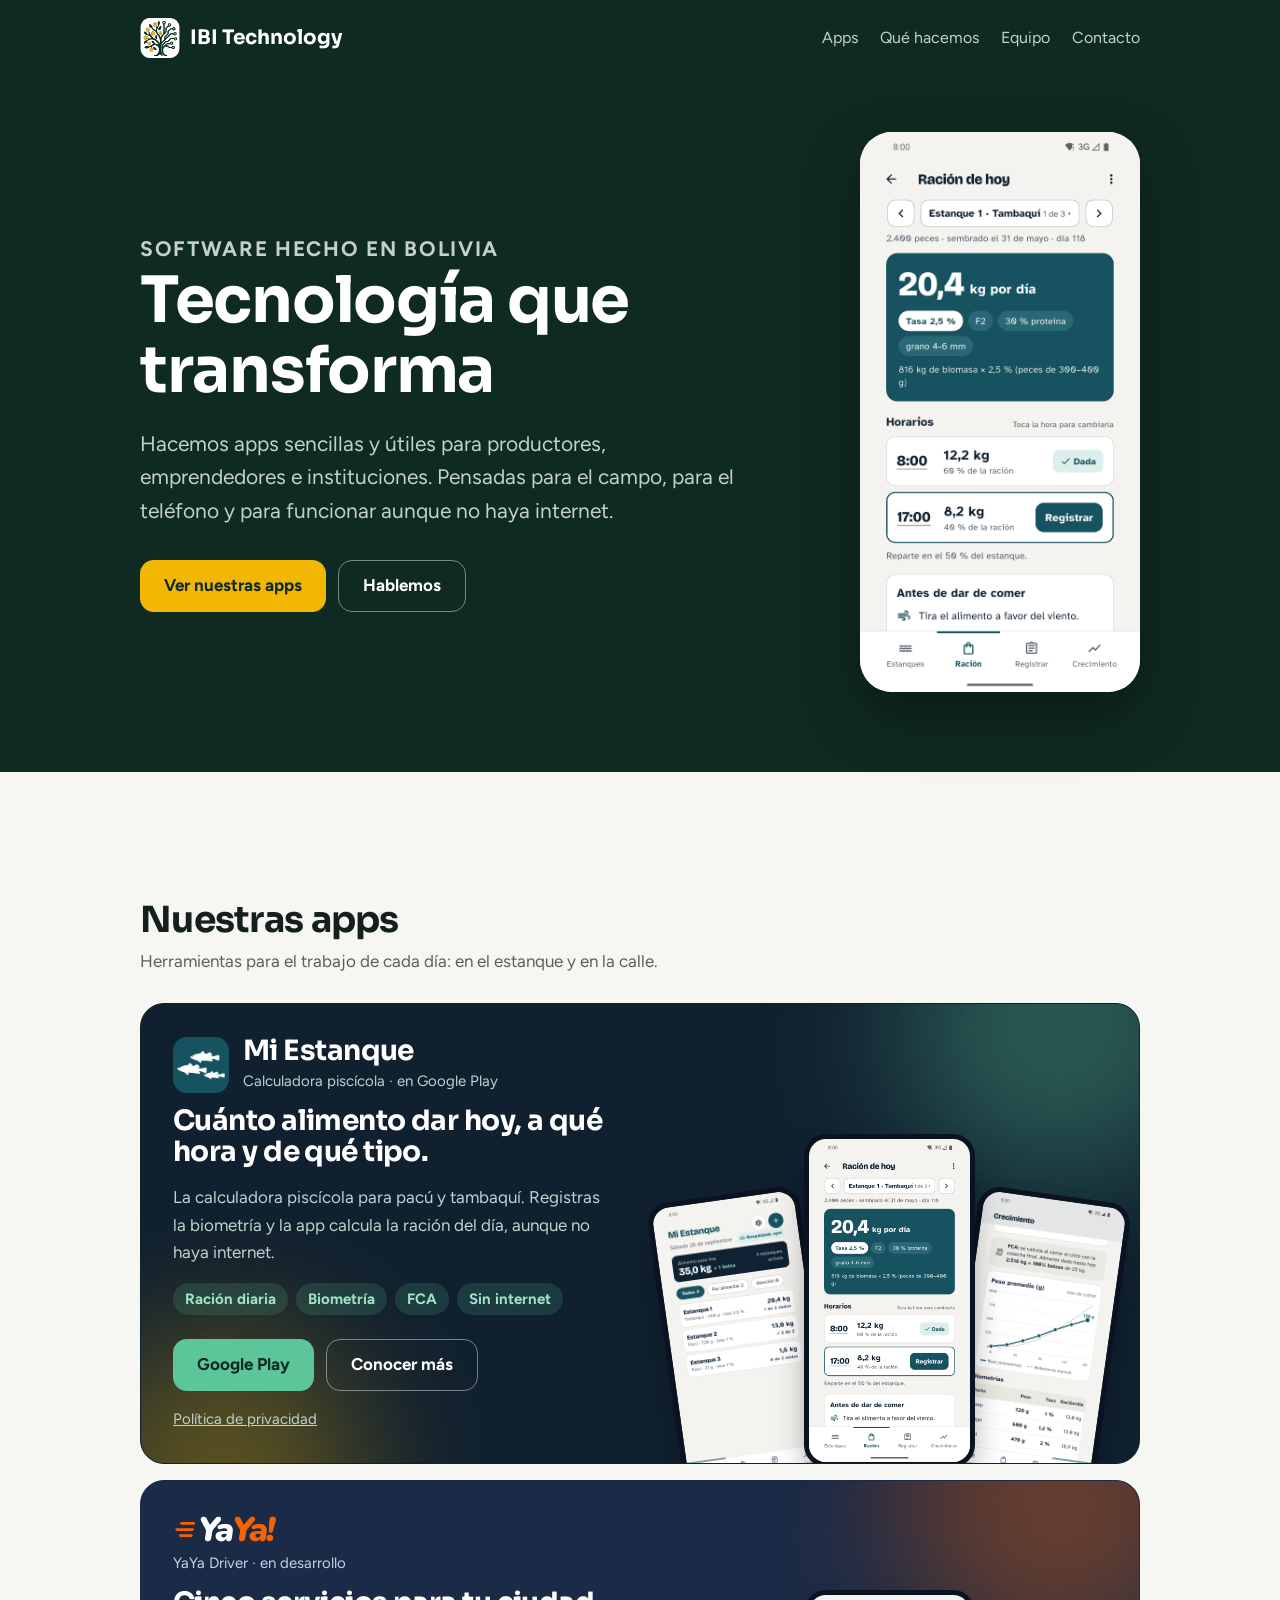
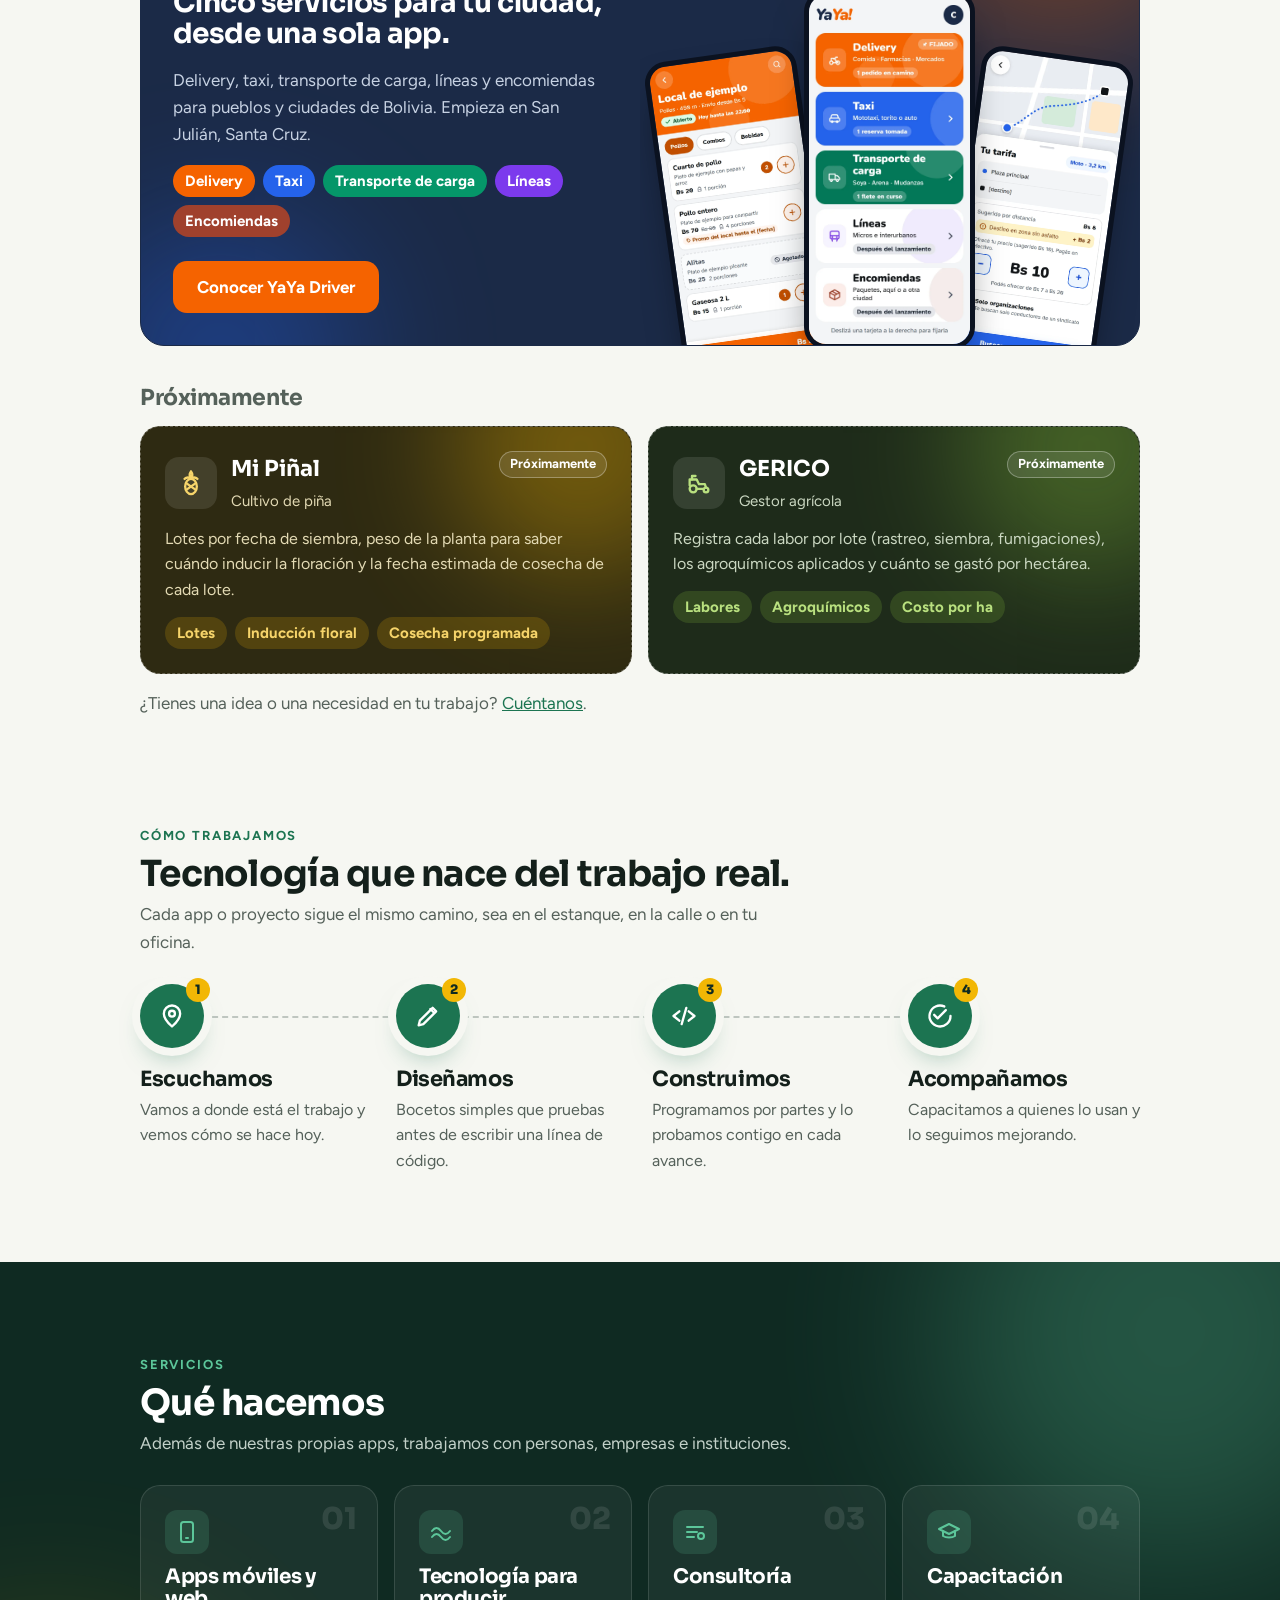
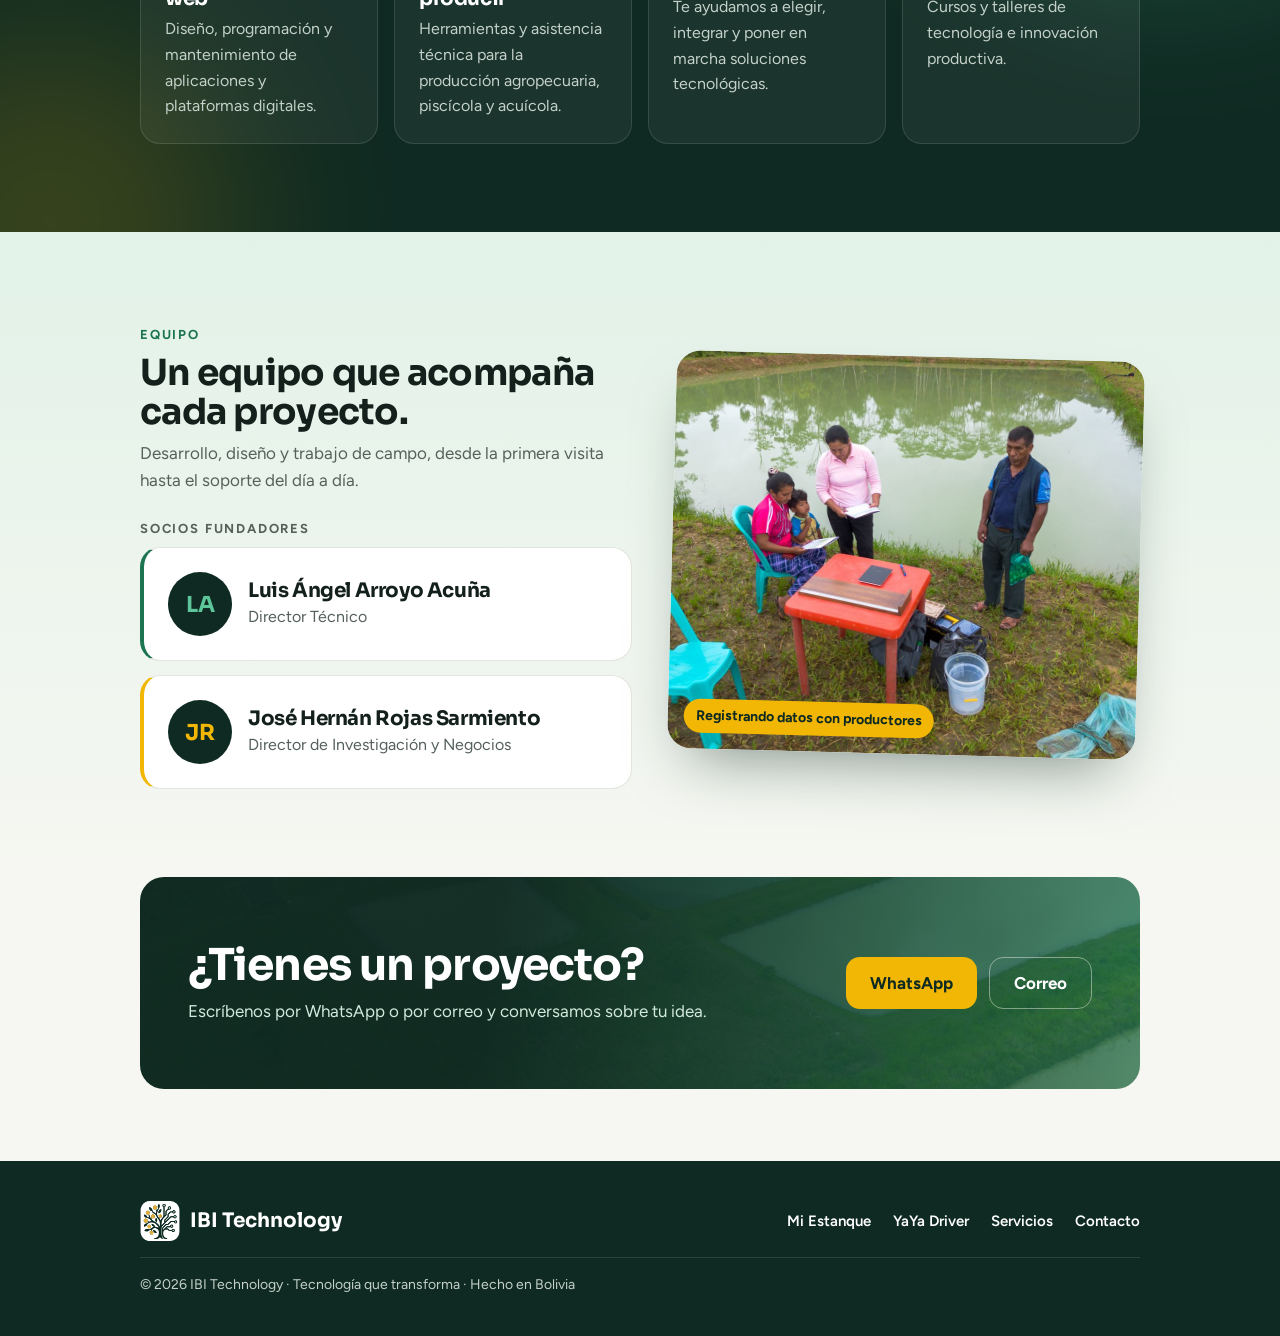
<file: index.html>
<!doctype html>
<html lang="es">
<head>
<meta charset="utf-8">
<meta name="viewport" content="width=device-width, initial-scale=1">
<title>IBI Technology</title>
<meta name="description" content="IBI Technology: software y apps hechas en Bolivia para el trabajo de todos los días. Creadores de Mi Estanque, la calculadora piscícola para pacú y tambaquí, y de YaYa Driver: delivery, taxi y carga en una sola app.">
<link rel="icon" href="favicon.svg" type="image/svg+xml">
<link rel="preconnect" href="https://fonts.googleapis.com">
<link rel="preconnect" href="https://fonts.gstatic.com" crossorigin>
<link rel="stylesheet" href="https://fonts.googleapis.com/css2?family=Nunito:ital,wght@1,900&family=Sora:wght@600;700&family=Figtree:wght@400;600;700&family=JetBrains+Mono:wght@500&display=swap">
<link rel="stylesheet" href="estilos.css">
</head>
<body>

<header class="topbar">
  <div class="wrap">
    <a class="brand" href="/"><img class="brand-mark" src="/marca/IBI-icono-invertido.svg" alt="" width="512" height="512">IBI Technology</a>
    <nav class="nav">
      <a href="#apps">Apps</a>
      <a href="#servicios">Qué hacemos</a>
      <a href="#equipo">Equipo</a>
      <a href="#contacto">Contacto</a>
    </nav>
  </div>
</header>

<div class="hero">
  <div class="wrap hero-grid">
    <div>
      <p class="eyebrow">Software hecho en Bolivia</p>
      <h1>Tecnología que transforma</h1>
      <p>Hacemos apps sencillas y útiles para productores, emprendedores e instituciones. Pensadas para el campo, para el teléfono y para funcionar aunque no haya internet.</p>
      <div class="actions">
        <a class="btn btn-light" href="#apps">Ver nuestras apps</a>
        <a class="btn btn-ghost" href="#contacto">Hablemos</a>
      </div>
    </div>
    <div class="phone phone-stack">
      <img src="mi-estanque/pantallas/racion.png" alt="Mi Estanque: ración de hoy">
      <img src="mi-estanque/pantallas/estanques.png" alt="Mi Estanque: mis estanques" loading="lazy">
      <img src="mi-estanque/pantallas/crecimiento.png" alt="Mi Estanque: crecimiento" loading="lazy">
      <img src="yaya-driver/pantallas/inicio.webp" alt="YaYa Driver: todos los servicios" loading="lazy">
      <img src="yaya-driver/pantallas/taxi.webp" alt="YaYa Driver: taxi, ofreces tu precio" loading="lazy">
      <img src="yaya-driver/pantallas/carga.webp" alt="YaYa Driver: ofertas de transporte de carga" loading="lazy">
    </div>
  </div>
</div>

<main>
  <section id="apps">
    <div class="wrap">
      <div class="section-head" style="margin-top:64px">
        <h2>Nuestras apps</h2>
        <p>Herramientas para el trabajo de cada día: en el estanque y en la calle.</p>
      </div>

      <article class="feature feature-app feature-estanque">
        <div class="feature-body">
          <div class="app-title">
            <img src="mi-estanque/icono.png" alt="">
            <div>
              <h3>Mi Estanque</h3>
              <span>Calculadora piscícola · en Google Play</span>
            </div>
          </div>
          <h3 class="app-subtitulo">Cuánto alimento dar hoy, a qué hora y de qué tipo.</h3>
          <p>La calculadora piscícola para pacú y tambaquí. Registras la biometría y la app calcula la ración del día, aunque no haya internet.</p>
          <ul class="chips estanque-chips">
            <li>Ración diaria</li>
            <li>Biometría</li>
            <li>FCA</li>
            <li>Sin internet</li>
          </ul>
          <div class="actions" style="margin-top:0">
            <a class="btn btn-estanque" href="https://play.google.com/store/apps/details?id=info.remanso.miestanque">Google Play</a>
            <a class="btn btn-ghost" href="mi-estanque/">Conocer más</a>
          </div>
          <p class="app-links"><a href="mi-estanque/privacidad/">Política de privacidad</a></p>
        </div>
        <div class="abanico" aria-hidden="true">
          <img src="mi-estanque/pantallas/estanques.png" alt="" width="1200" height="2400" loading="lazy" style="--k:0">
          <img src="mi-estanque/pantallas/racion.png" alt="" width="1200" height="2400" loading="lazy" style="--k:1">
          <img src="mi-estanque/pantallas/crecimiento.png" alt="" width="1200" height="2400" loading="lazy" style="--k:2">
        </div>
      </article>

      <article class="feature feature-app feature-yaya" style="margin-top:16px">
        <div class="feature-body">
          <div class="app-title">
            <div>
              <span class="yaya-marca" role="img" aria-label="YaYa!"><svg viewBox="0 0 36 40" aria-hidden="true"><g stroke="#F56300" stroke-width="4.5" stroke-linecap="round"><path d="M14 10h20M6 20h26M12 30h18"/></g></svg><span class="yaya-logo"><span>Ya</span><b>Ya!</b></span></span>
              <span>YaYa Driver · en desarrollo</span>
            </div>
          </div>
          <h3 class="app-subtitulo">Cinco servicios para tu ciudad, desde una sola app.</h3>
          <p>Delivery, taxi, transporte de carga, líneas y encomiendas para pueblos y ciudades de Bolivia. Empieza en San Julián, Santa Cruz.</p>
          <ul class="chips yaya-chips">
            <li style="--c:#F56300">Delivery</li>
            <li style="--c:#2563EB">Taxi</li>
            <li style="--c:#059669">Transporte de carga</li>
            <li style="--c:#7C3AED">Líneas</li>
            <li style="--c:#A0412D">Encomiendas</li>
          </ul>
          <div class="actions" style="margin-top:0">
            <a class="btn btn-yaya" href="yaya-driver/">Conocer YaYa Driver</a>
          </div>
        </div>
        <div class="abanico" aria-hidden="true">
          <img src="yaya-driver/pantallas/delivery.webp" alt="" width="390" height="844" loading="lazy" style="--k:0">
          <img src="yaya-driver/pantallas/inicio.webp" alt="" width="390" height="844" loading="lazy" style="--k:1">
          <img src="yaya-driver/pantallas/taxi.webp" alt="" width="390" height="844" loading="lazy" style="--k:2">
        </div>
      </article>

      <h3 class="soon-title" id="proximamente">Próximamente</h3>
      <div class="soon-grid">
        <article class="soon-card soon-pina" aria-disabled="true">
          <div class="soon-head">
            <div class="soon-icon">
              <svg viewBox="0 0 24 24" fill="none" stroke="currentColor" stroke-width="2" stroke-linecap="round" stroke-linejoin="round" aria-hidden="true"><path d="M12 8c-1.5-2-1.5-4 0-6 1.5 2 1.5 4 0 6"/><path d="M12 8c-2-1-4-1-5.5.5M12 8c2-1 4-1 5.5.5"/><ellipse cx="12" cy="15" rx="5" ry="6.5"/><path d="M8.5 12.5l7 5M15.5 12.5l-7 5"/></svg>
            </div>
            <div>
              <h4>Mi Piñal</h4>
              <span>Cultivo de piña</span>
            </div>
            <span class="soon-badge">Próximamente</span>
          </div>
          <p>Lotes por fecha de siembra, peso de la planta para saber cuándo inducir la floración y la fecha estimada de cosecha de cada lote.</p>
          <ul class="chips">
            <li>Lotes</li>
            <li>Inducción floral</li>
            <li>Cosecha programada</li>
          </ul>
        </article>
        <article class="soon-card soon-gerico" aria-disabled="true">
          <div class="soon-head">
            <div class="soon-icon">
              <svg viewBox="0 0 24 24" fill="none" stroke="currentColor" stroke-width="2" stroke-linecap="round" stroke-linejoin="round" aria-hidden="true"><circle cx="7" cy="17" r="3"/><circle cx="18" cy="18" r="2"/><path d="M10 17h6M4 14V9h6l2 4h5l1 3"/><path d="M6 9V6h3"/></svg>
            </div>
            <div>
              <h4>GERICO</h4>
              <span>Gestor agrícola</span>
            </div>
            <span class="soon-badge">Próximamente</span>
          </div>
          <p>Registra cada labor por lote (rastreo, siembra, fumigaciones), los agroquímicos aplicados y cuánto se gastó por hectárea.</p>
          <ul class="chips">
            <li>Labores</li>
            <li>Agroquímicos</li>
            <li>Costo por ha</li>
          </ul>
        </article>
      </div>
      <p class="soon-note">¿Tienes una idea o una necesidad en tu trabajo? <a href="#contacto">Cuéntanos</a>.</p>
    </div>
  </section>

  <section id="como" class="como-banda" aria-labelledby="como-titulo">
    <div class="wrap">
      <div class="section-head">
        <span class="kicker kicker-oscuro">Cómo trabajamos</span>
        <h2 id="como-titulo">Tecnología que nace del trabajo real.</h2>
        <p>Cada app o proyecto sigue el mismo camino, sea en el estanque, en la calle o en tu oficina.</p>
      </div>
      <ol class="pasos">
        <li><span class="paso-icono"><svg viewBox="0 0 24 24" fill="none" stroke="currentColor" stroke-width="2" stroke-linecap="round" stroke-linejoin="round" aria-hidden="true"><path d="M12 21s-7-6.2-7-11a7 7 0 0 1 14 0c0 4.8-7 11-7 11z"/><circle cx="12" cy="10" r="2.5"/></svg></span><h3>Escuchamos</h3><p>Vamos a donde está el trabajo y vemos cómo se hace hoy.</p></li>
        <li><span class="paso-icono"><svg viewBox="0 0 24 24" fill="none" stroke="currentColor" stroke-width="2" stroke-linecap="round" stroke-linejoin="round" aria-hidden="true"><path d="M4 20l4-1 11-11-3-3L5 16z"/><path d="M14 6l3 3"/></svg></span><h3>Diseñamos</h3><p>Bocetos simples que pruebas antes de escribir una línea de código.</p></li>
        <li><span class="paso-icono"><svg viewBox="0 0 24 24" fill="none" stroke="currentColor" stroke-width="2" stroke-linecap="round" stroke-linejoin="round" aria-hidden="true"><path d="M8 8l-5 4 5 4M16 8l5 4-5 4M14 5l-4 14"/></svg></span><h3>Construimos</h3><p>Programamos por partes y lo probamos contigo en cada avance.</p></li>
        <li><span class="paso-icono"><svg viewBox="0 0 24 24" fill="none" stroke="currentColor" stroke-width="2" stroke-linecap="round" stroke-linejoin="round" aria-hidden="true"><path d="M7 11l3 3 7-7"/><path d="M21 12a9 9 0 1 1-5.3-8.2"/></svg></span><h3>Acompañamos</h3><p>Capacitamos a quienes lo usan y lo seguimos mejorando.</p></li>
      </ol>
    </div>
  </section>

  <section id="servicios" class="banda-noche">
    <div class="wrap">
      <div class="section-head">
        <span class="kicker">Servicios</span>
        <h2>Qué hacemos</h2>
        <p>Además de nuestras propias apps, trabajamos con personas, empresas e instituciones.</p>
      </div>
      <div class="grid servicios-grid">
        <div class="card servicio">
          <span class="num">01</span>
          <div class="icon"><svg viewBox="0 0 24 24" fill="none" stroke="currentColor" stroke-width="2" stroke-linecap="round" stroke-linejoin="round"><rect x="6" y="2" width="12" height="20" rx="2.5"/><path d="M11 18h2"/></svg></div>
          <h3>Apps móviles y web</h3>
          <p>Diseño, programación y mantenimiento de aplicaciones y plataformas digitales.</p>
        </div>
        <div class="card servicio">
          <span class="num">02</span>
          <div class="icon"><svg viewBox="0 0 24 24" fill="none" stroke="currentColor" stroke-width="2" stroke-linecap="round" stroke-linejoin="round"><path d="M3 17c3-4 6-4 9 0s6 4 9 0"/><path d="M3 11c3-4 6-4 9 0s6 4 9 0"/></svg></div>
          <h3>Tecnología para producir</h3>
          <p>Herramientas y asistencia técnica para la producción agropecuaria, piscícola y acuícola.</p>
        </div>
        <div class="card servicio">
          <span class="num">03</span>
          <div class="icon"><svg viewBox="0 0 24 24" fill="none" stroke="currentColor" stroke-width="2" stroke-linecap="round" stroke-linejoin="round"><path d="M4 7h16M4 12h10M4 17h7"/><circle cx="18" cy="16" r="3"/></svg></div>
          <h3>Consultoría</h3>
          <p>Te ayudamos a elegir, integrar y poner en marcha soluciones tecnológicas.</p>
        </div>
        <div class="card servicio">
          <span class="num">04</span>
          <div class="icon"><svg viewBox="0 0 24 24" fill="none" stroke="currentColor" stroke-width="2" stroke-linecap="round" stroke-linejoin="round"><path d="M2 9l10-5 10 5-10 5z"/><path d="M6 11v5c3 2 9 2 12 0v-5"/></svg></div>
          <h3>Capacitación</h3>
          <p>Cursos y talleres de tecnología e innovación productiva.</p>
        </div>
      </div>
    </div>
  </section>

  <section id="equipo" class="banda-equipo">
    <div class="wrap equipo-layout">
      <div>
        <div class="section-head">
          <span class="kicker kicker-oscuro">Equipo</span>
          <h2>Un equipo que acompaña cada proyecto.</h2>
          <p>Desarrollo, diseño y trabajo de campo, desde la primera visita hasta el soporte del día a día.</p>
        </div>
        <h3 class="personas-titulo">Socios fundadores</h3>
        <div class="personas">
          <div class="card person">
            <div class="avatar">LA</div>
            <div>
              <h3>Luis Ángel Arroyo Acuña</h3>
              <p>Director Técnico</p>
            </div>
          </div>
          <div class="card person">
            <div class="avatar avatar-tajibo">JR</div>
            <div>
              <h3>José Hernán Rojas Sarmiento</h3>
              <p>Director de Investigación y Negocios</p>
            </div>
          </div>
        </div>
      </div>
      <figure class="equipo-foto">
        <img src="mi-estanque/fotos/equipo-productores.jpg" alt="El equipo registrando datos con productores junto al estanque" loading="lazy">
        <figcaption>Registrando datos con productores</figcaption>
      </figure>
    </div>
  </section>

  <section id="contacto">
    <div class="wrap">
      <div class="contact">
        <div>
          <h2>¿Tienes un proyecto?</h2>
          <p>Escríbenos por WhatsApp o por correo y conversamos sobre tu idea.</p>
        </div>
        <div class="actions" style="margin-top:0">
          <a class="btn btn-light" href="https://wa.me/59173666496">WhatsApp</a>
          <a class="btn btn-ghost" href="mailto:arroyoalangel@gmail.com">Correo</a>
        </div>
      </div>
    </div>
  </section>
</main>

<footer>
  <div class="wrap">
    <a class="brand" href="/"><img class="brand-mark" src="/marca/IBI-icono-invertido.svg" alt="" width="512" height="512">IBI Technology</a>
    <nav class="pie-links" aria-label="Pie de página">
      <a href="mi-estanque/">Mi Estanque</a>
      <a href="yaya-driver/">YaYa Driver</a>
      <a href="#servicios">Servicios</a>
      <a href="#contacto">Contacto</a>
    </nav>
    <span class="pie-legal">© 2026 IBI Technology · Tecnología que transforma · Hecho en Bolivia</span>
  </div>
</footer>

</body>
</html>
</file>
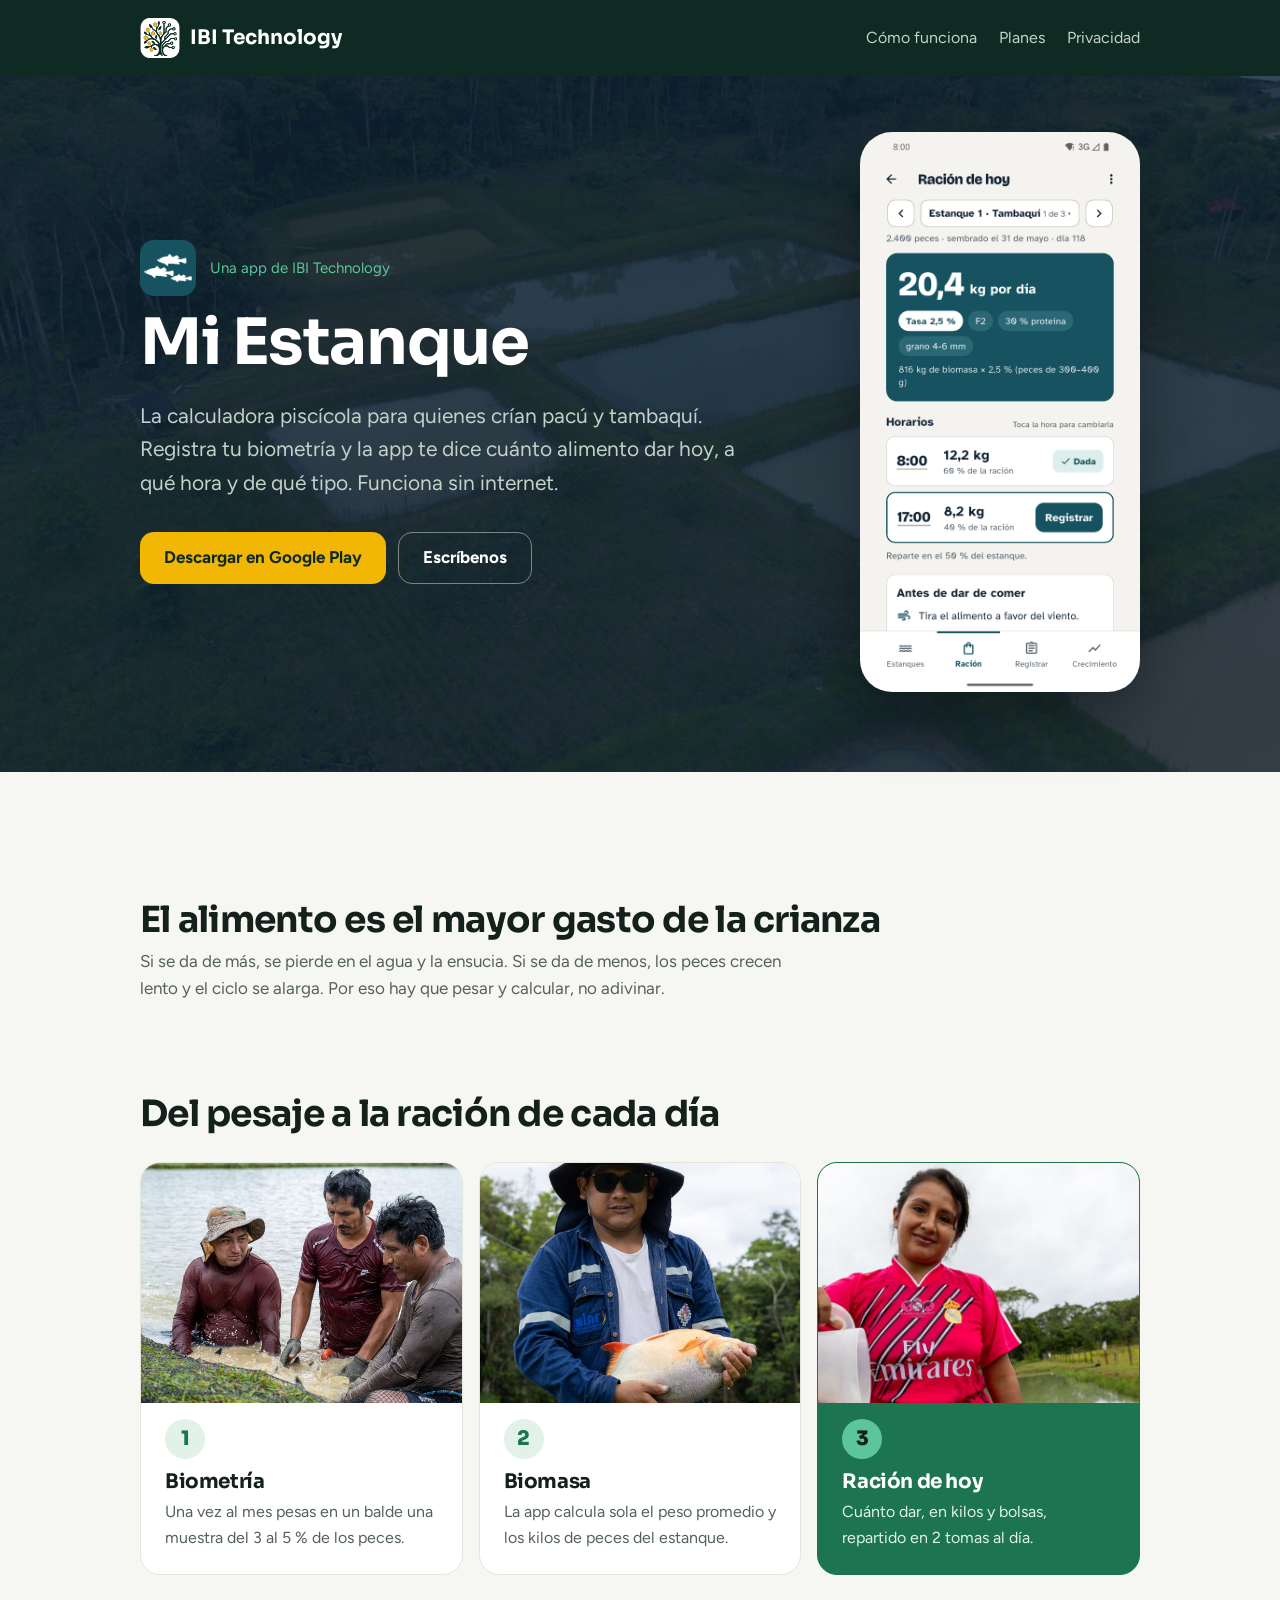
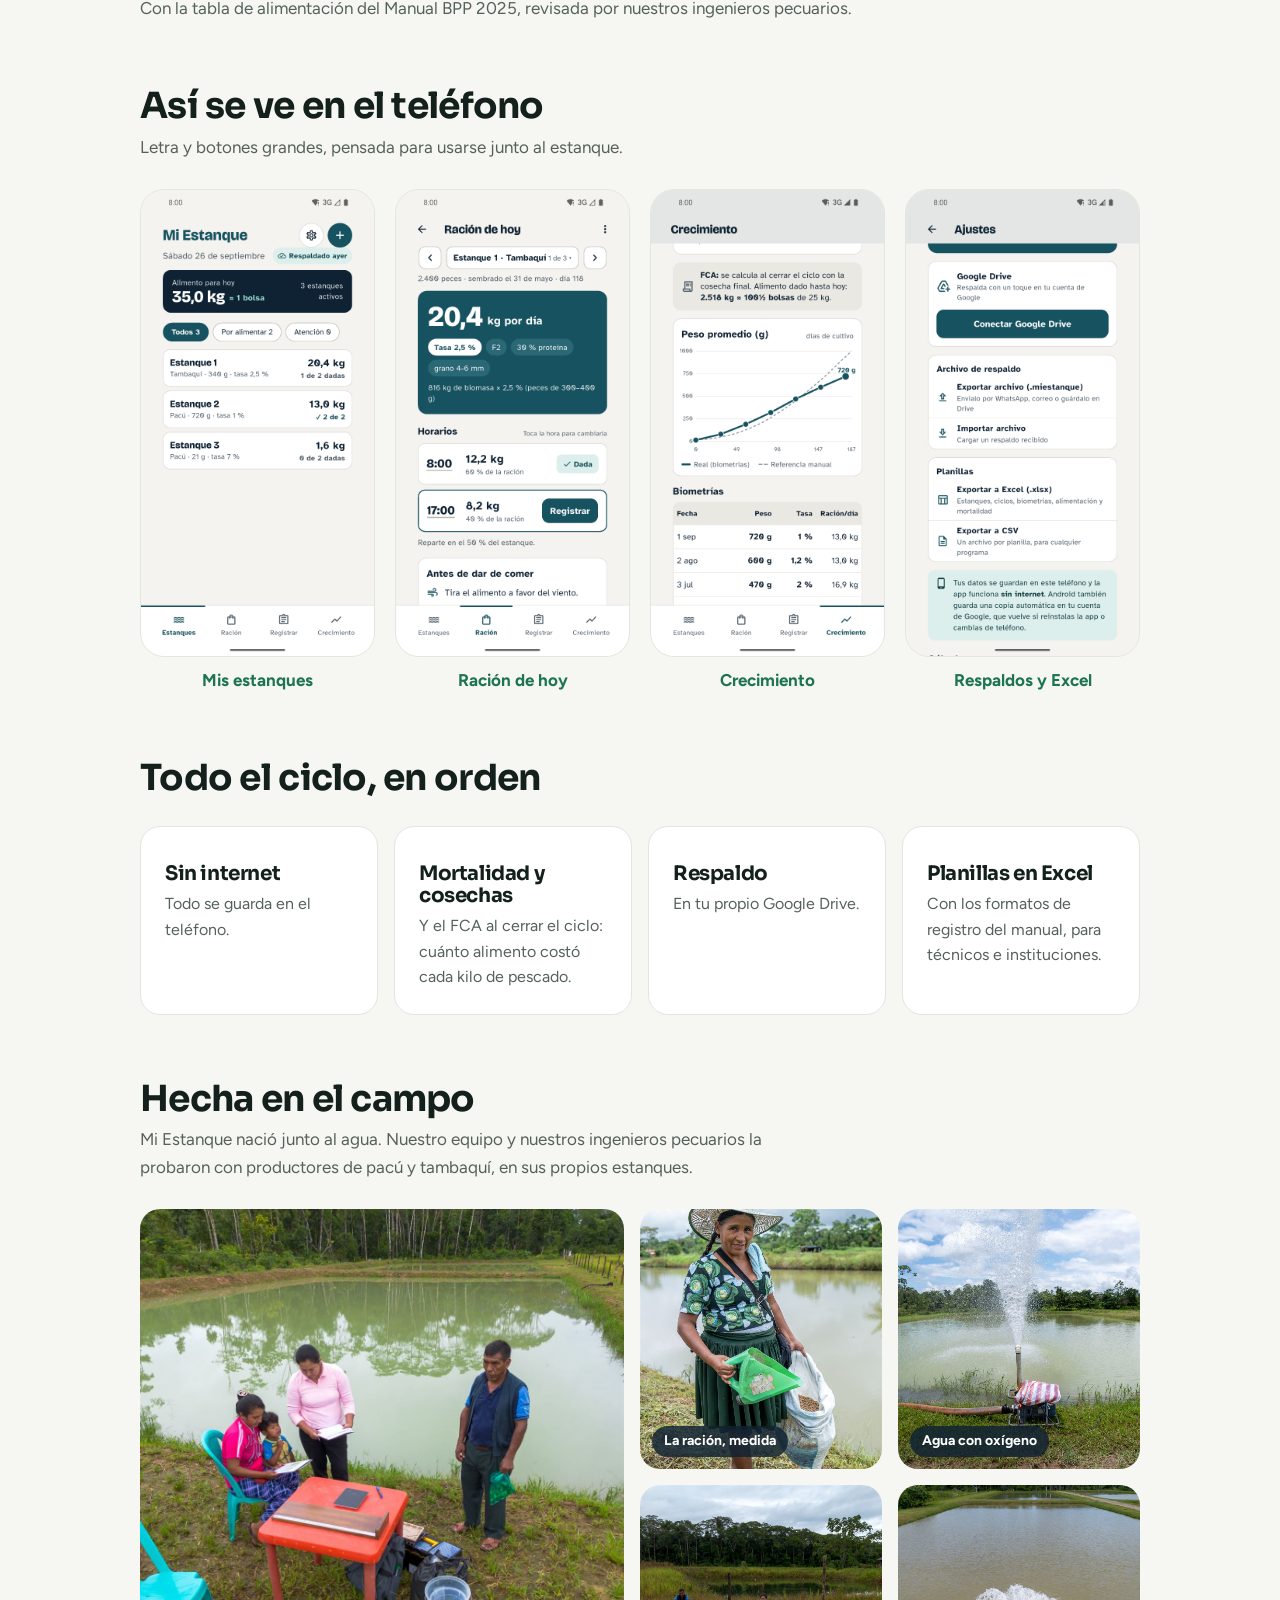
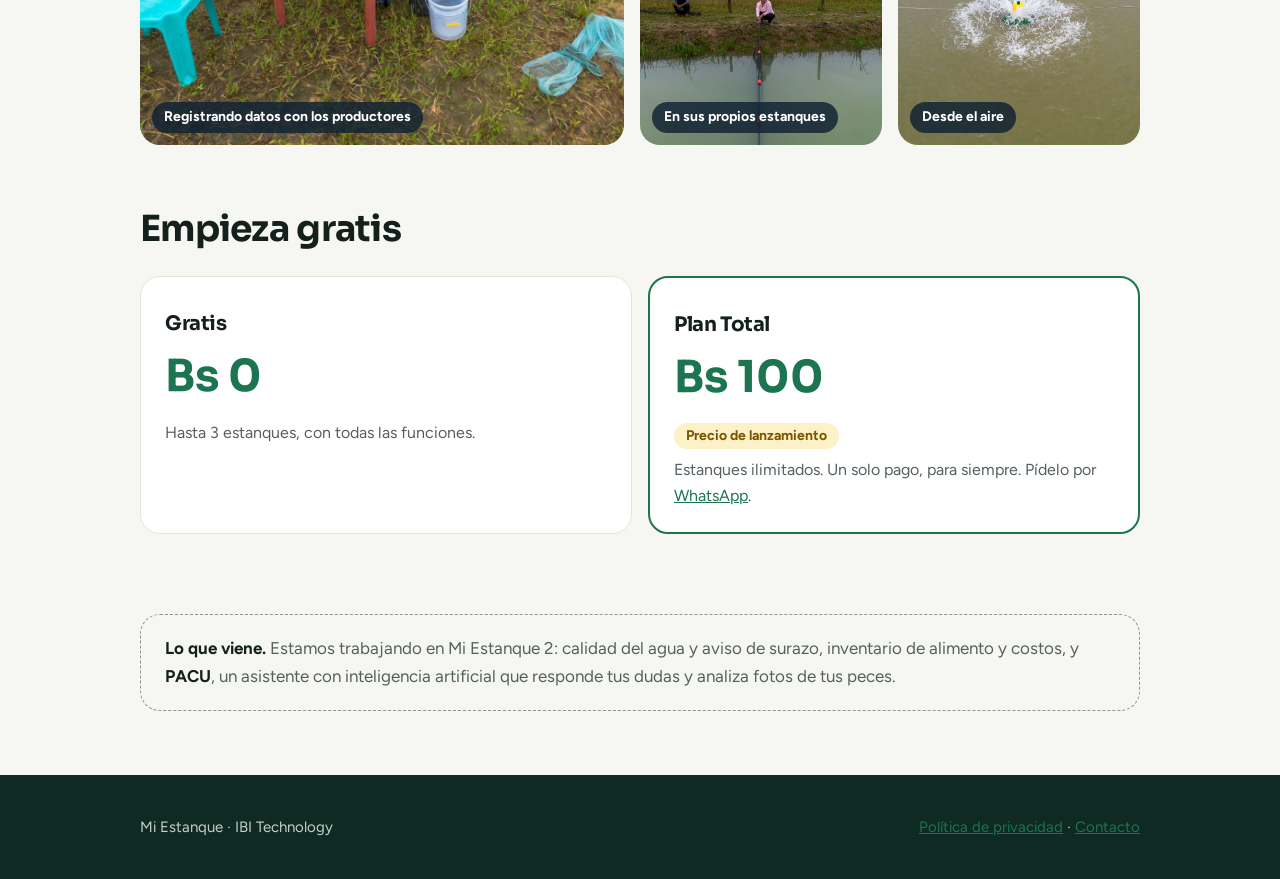
<file: mi-estanque/index.html>
<!doctype html>
<html lang="es">
<head>
<meta charset="utf-8">
<meta name="viewport" content="width=device-width, initial-scale=1">
<title>Mi Estanque – IBI Technology</title>
<meta name="description" content="Mi Estanque: calculadora piscícola para pacú y tambaquí. Ración diaria según tu biometría, funciona sin internet.">
<link rel="icon" href="icono.png">
<link rel="preconnect" href="https://fonts.googleapis.com">
<link rel="preconnect" href="https://fonts.gstatic.com" crossorigin>
<link rel="stylesheet" href="https://fonts.googleapis.com/css2?family=Sora:wght@600;700&family=Figtree:wght@400;600;700&family=JetBrains+Mono:wght@500&display=swap">
<link rel="stylesheet" href="../estilos.css">
</head>
<body>

<header class="topbar">
  <div class="wrap">
    <a class="brand" href="../"><img class="brand-mark" src="/marca/IBI-icono-invertido.svg" alt="" width="512" height="512">IBI Technology</a>
    <nav class="nav">
      <a href="#como-funciona">Cómo funciona</a>
      <a href="#planes">Planes</a>
      <a href="privacidad/">Privacidad</a>
    </nav>
  </div>
</header>

<div class="hero hero-foto">
  <div class="wrap hero-grid">
    <div>
      <div class="app-title">
        <img src="icono.png" alt="">
        <span style="color:var(--aqua)">Una app de IBI Technology</span>
      </div>
      <h1>Mi Estanque</h1>
      <p>La calculadora piscícola para quienes crían pacú y tambaquí. Registra tu biometría y la app te dice cuánto alimento dar hoy, a qué hora y de qué tipo. Funciona sin internet.</p>
      <div class="actions">
        <a class="btn btn-light" href="https://play.google.com/store/apps/details?id=info.remanso.miestanque">Descargar en Google Play</a>
        <a class="btn btn-ghost" href="https://wa.me/59173666496">Escríbenos</a>
      </div>
    </div>
    <img class="phone" src="pantallas/racion.png" alt="Pantalla Ración de hoy: 20,4 kg por día repartidos en 2 tomas">
  </div>
</div>

<main>
  <section>
    <div class="wrap">
      <div class="section-head" style="margin-top:64px">
        <h2>El alimento es el mayor gasto de la crianza</h2>
        <p>Si se da de más, se pierde en el agua y la ensucia. Si se da de menos, los peces crecen lento y el ciclo se alarga. Por eso hay que pesar y calcular, no adivinar.</p>
      </div>
    </div>
  </section>

  <section id="como-funciona">
    <div class="wrap">
      <div class="section-head">
        <h2>Del pesaje a la ración de cada día</h2>
      </div>
      <div class="grid steps">
        <div class="card card-foto">
          <img src="fotos/biometria-red.jpg" alt="Productores sacando con red una muestra de peces del estanque" loading="lazy">
          <span class="step">1</span>
          <h3>Biometría</h3>
          <p>Una vez al mes pesas en un balde una muestra del 3 al 5 % de los peces.</p>
        </div>
        <div class="card card-foto">
          <img src="fotos/tambaqui.jpg" alt="Un tambaquí recién sacado del estanque" loading="lazy">
          <span class="step">2</span>
          <h3>Biomasa</h3>
          <p>La app calcula sola el peso promedio y los kilos de peces del estanque.</p>
        </div>
        <div class="card card-dark card-foto">
          <img src="fotos/pesaje-balde.jpg" alt="Productora midiendo el alimento junto al estanque" loading="lazy">
          <span class="step">3</span>
          <h3>Ración de hoy</h3>
          <p>Cuánto dar, en kilos y bolsas, repartido en 2 tomas al día.</p>
        </div>
      </div>
      <p class="note">Con la tabla de alimentación del Manual BPP 2025, revisada por nuestros ingenieros pecuarios.</p>
    </div>
  </section>

  <section>
    <div class="wrap">
      <div class="section-head">
        <h2>Así se ve en el teléfono</h2>
        <p>Letra y botones grandes, pensada para usarse junto al estanque.</p>
      </div>
      <div class="shots">
        <figure><img src="pantallas/estanques.png" alt="Pantalla Mis estanques, con el alimento del día de todos los estanques" loading="lazy"><figcaption>Mis estanques</figcaption></figure>
        <figure><img src="pantallas/racion.png" alt="Pantalla Ración de hoy, con los kilos por día y las 2 tomas" loading="lazy"><figcaption>Ración de hoy</figcaption></figure>
        <figure><img src="pantallas/crecimiento.png" alt="Pantalla Crecimiento, con el peso comparado con la curva de referencia" loading="lazy"><figcaption>Crecimiento</figcaption></figure>
        <figure><img src="pantallas/ajustes.png" alt="Pantalla Ajustes, con respaldo en Google Drive y planillas en Excel" loading="lazy"><figcaption>Respaldos y Excel</figcaption></figure>
      </div>
    </div>
  </section>

  <section>
    <div class="wrap">
      <div class="section-head">
        <h2>Todo el ciclo, en orden</h2>
      </div>
      <div class="grid">
        <div class="card"><h3>Sin internet</h3><p>Todo se guarda en el teléfono.</p></div>
        <div class="card"><h3>Mortalidad y cosechas</h3><p>Y el FCA al cerrar el ciclo: cuánto alimento costó cada kilo de pescado.</p></div>
        <div class="card"><h3>Respaldo</h3><p>En tu propio Google Drive.</p></div>
        <div class="card"><h3>Planillas en Excel</h3><p>Con los formatos de registro del manual, para técnicos e instituciones.</p></div>
      </div>
    </div>
  </section>

  <section id="campo">
    <div class="wrap">
      <div class="section-head">
        <h2>Hecha en el campo</h2>
        <p>Mi Estanque nació junto al agua. Nuestro equipo y nuestros ingenieros pecuarios la probaron con productores de pacú y tambaquí, en sus propios estanques.</p>
      </div>
      <div class="campo">
        <figure class="campo-grande"><img src="fotos/equipo-productores.jpg" alt="El equipo registrando datos con productores junto al estanque" loading="lazy"><figcaption>Registrando datos con los productores</figcaption></figure>
        <figure><img src="fotos/alimentacion.jpg" alt="Productora con la bolsa de alimento a orillas del estanque" loading="lazy"><figcaption>La ración, medida</figcaption></figure>
        <figure><img src="fotos/aireador.jpg" alt="Aireador funcionando en un estanque" loading="lazy"><figcaption>Agua con oxígeno</figcaption></figure>
        <figure><img src="fotos/estanque-orilla.jpg" alt="Productores a la orilla de un estanque rodeado de monte" loading="lazy"><figcaption>En sus propios estanques</figcaption></figure>
        <figure><img src="fotos/aireador-dron.jpg" alt="Aireador de paletas visto desde el dron" loading="lazy"><figcaption>Desde el aire</figcaption></figure>
      </div>
    </div>
  </section>

  <section id="planes">
    <div class="wrap">
      <div class="section-head">
        <h2>Empieza gratis</h2>
      </div>
      <div class="grid">
        <div class="card plan">
          <h3>Gratis</h3>
          <p class="price">Bs 0</p>
          <p>Hasta 3 estanques, con todas las funciones.</p>
        </div>
        <div class="card plan plan-main">
          <h3>Plan Total</h3>
          <p class="price">Bs 100</p>
          <span class="tag">Precio de lanzamiento</span>
          <p>Estanques ilimitados. Un solo pago, para siempre. Pídelo por <a href="https://wa.me/59173666496">WhatsApp</a>.</p>
        </div>
      </div>
    </div>
  </section>

  <section>
    <div class="wrap">
      <div class="soon">
        <strong>Lo que viene.</strong> Estamos trabajando en Mi Estanque 2: calidad del agua y aviso de surazo, inventario de alimento y costos, y <strong>PACU</strong>, un asistente con inteligencia artificial que responde tus dudas y analiza fotos de tus peces.
      </div>
    </div>
  </section>
</main>

<footer>
  <div class="wrap">
    <span>Mi Estanque · IBI Technology</span>
    <span><a href="privacidad/">Política de privacidad</a> · <a href="mailto:arroyoalangel@gmail.com">Contacto</a></span>
  </div>
</footer>

</body>
</html>
</file>
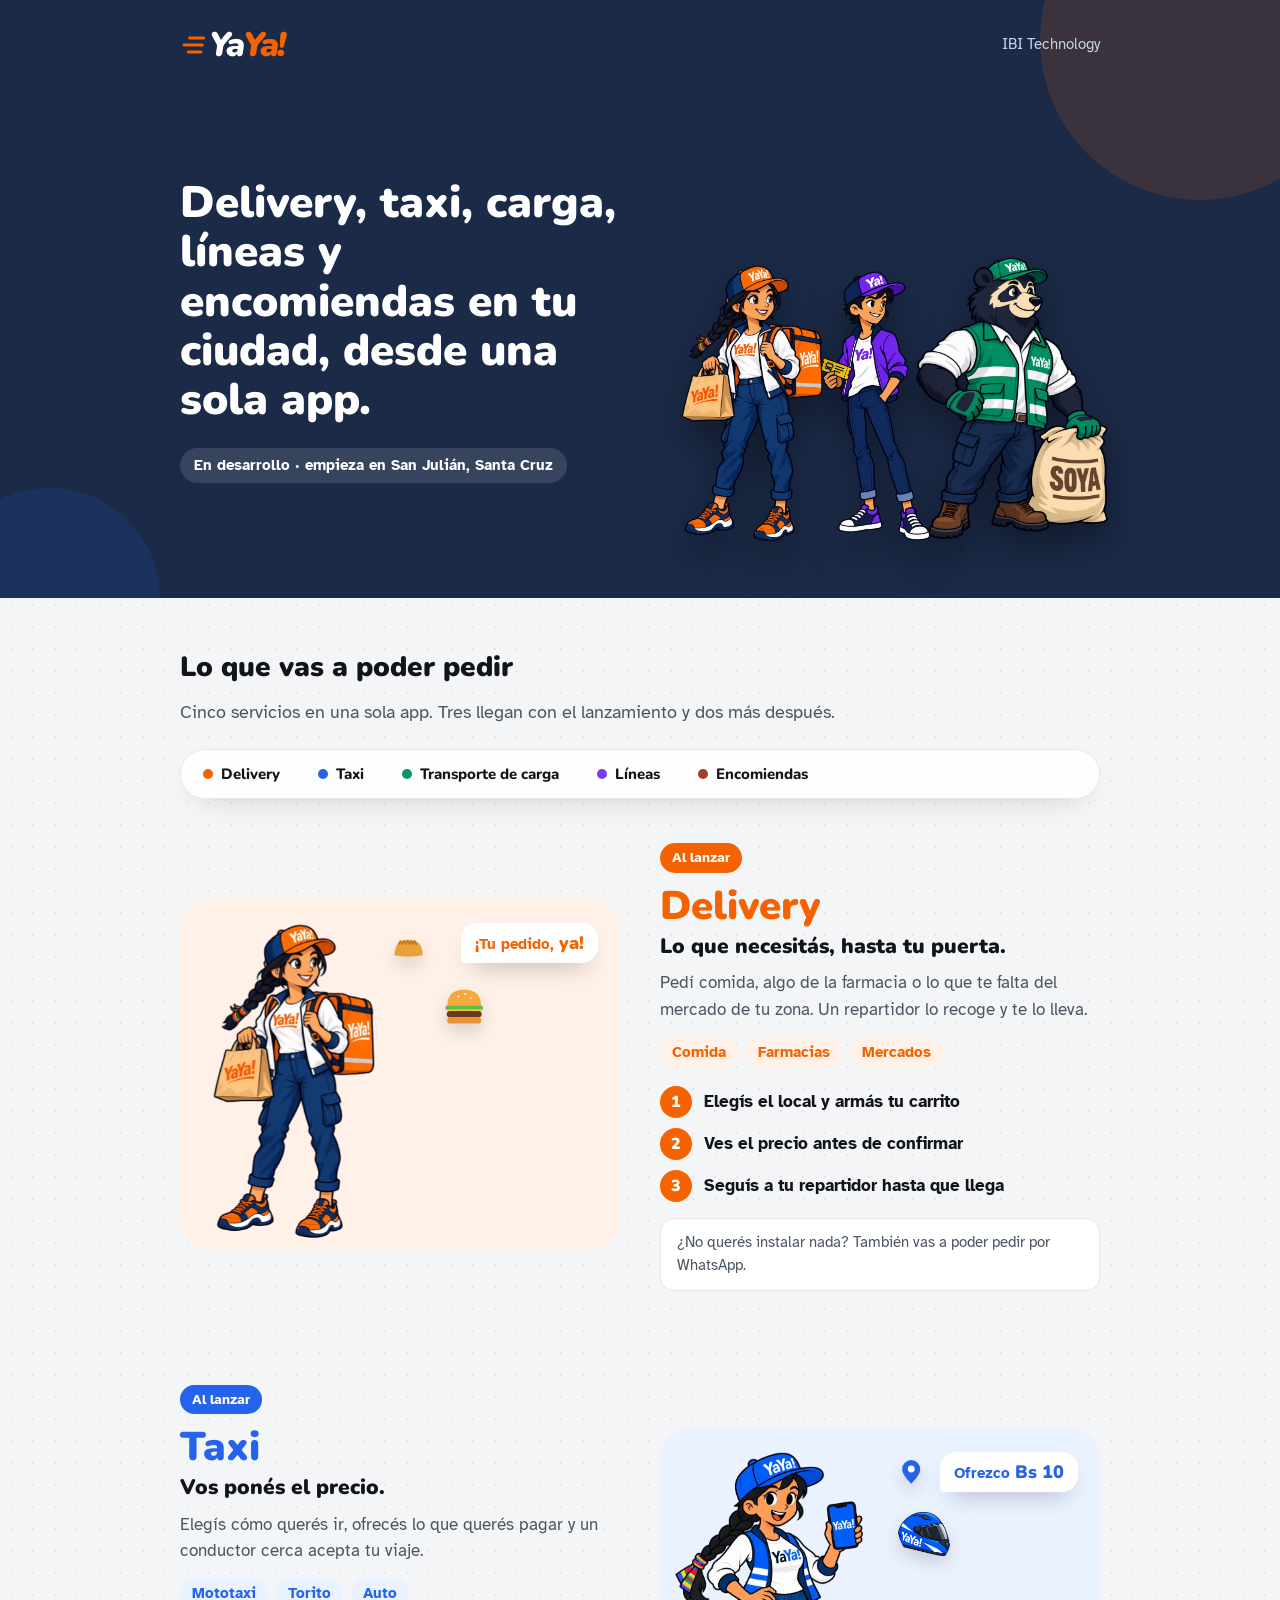
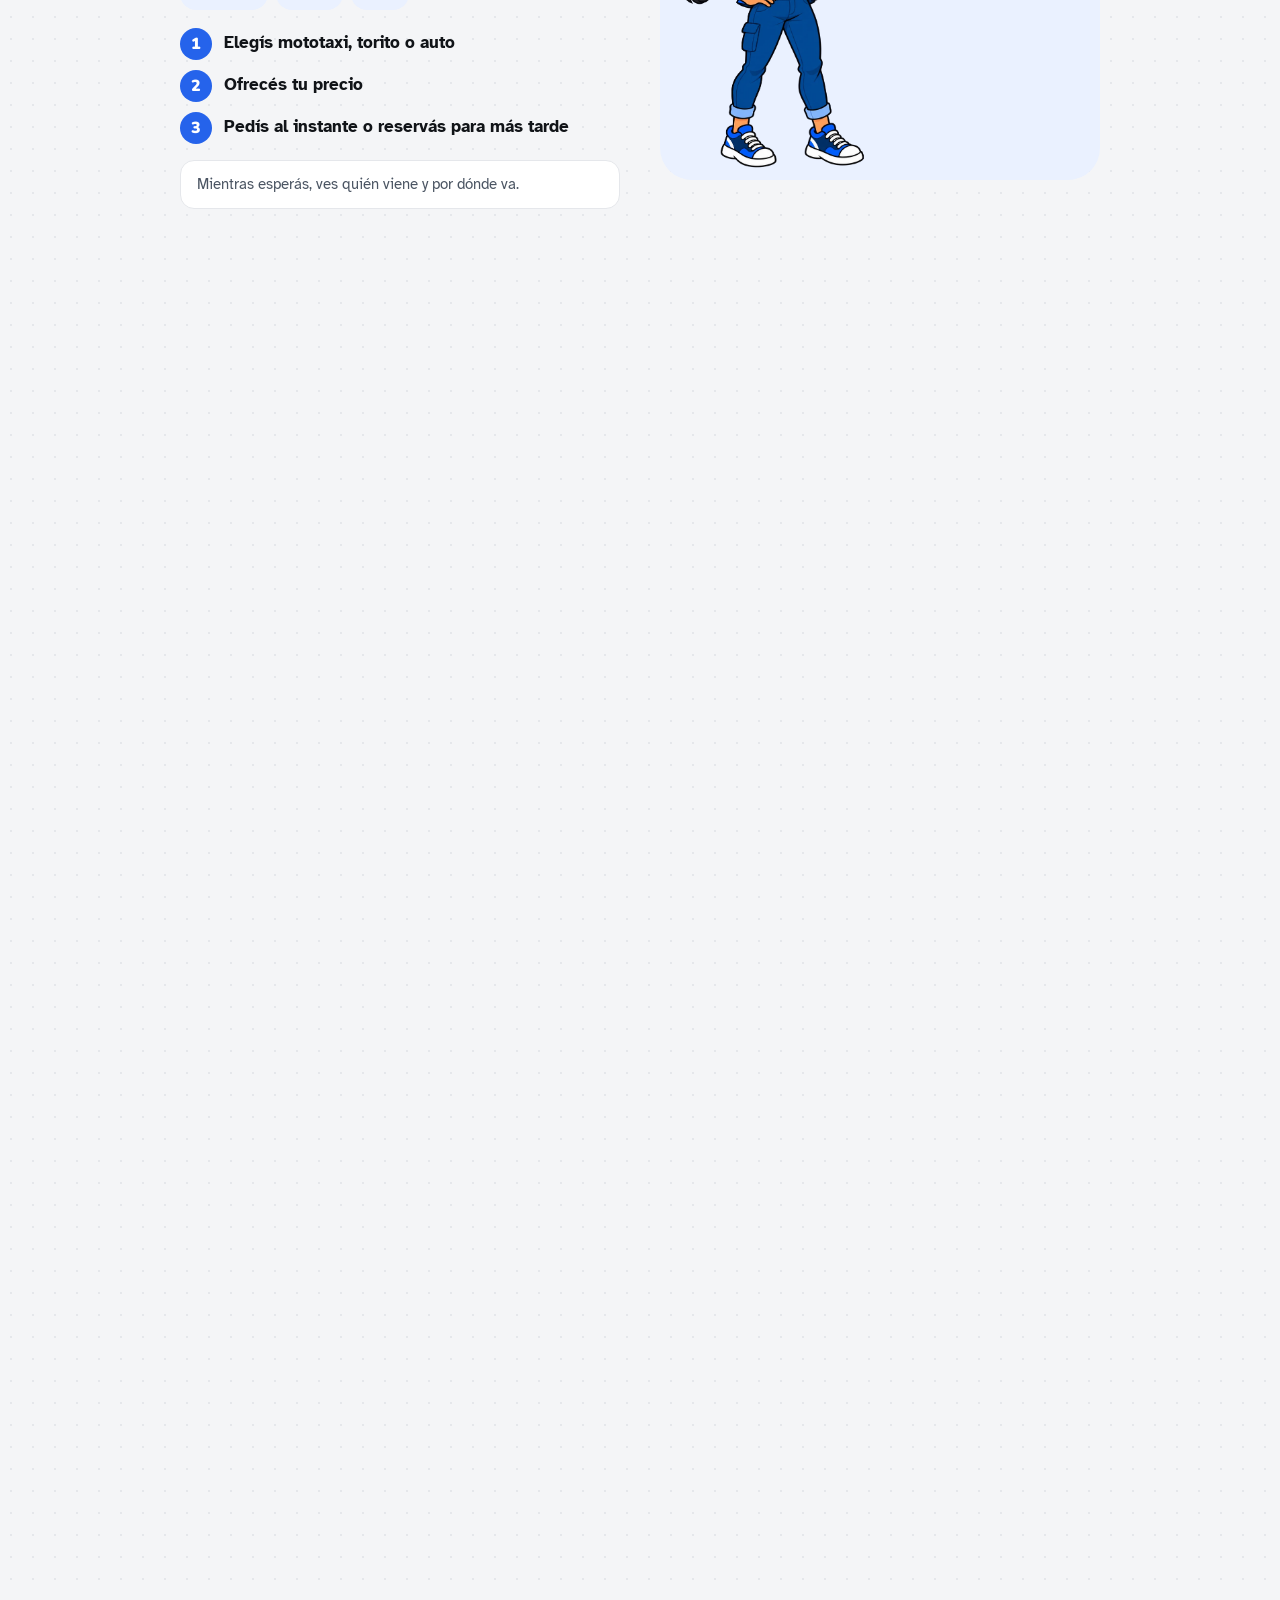
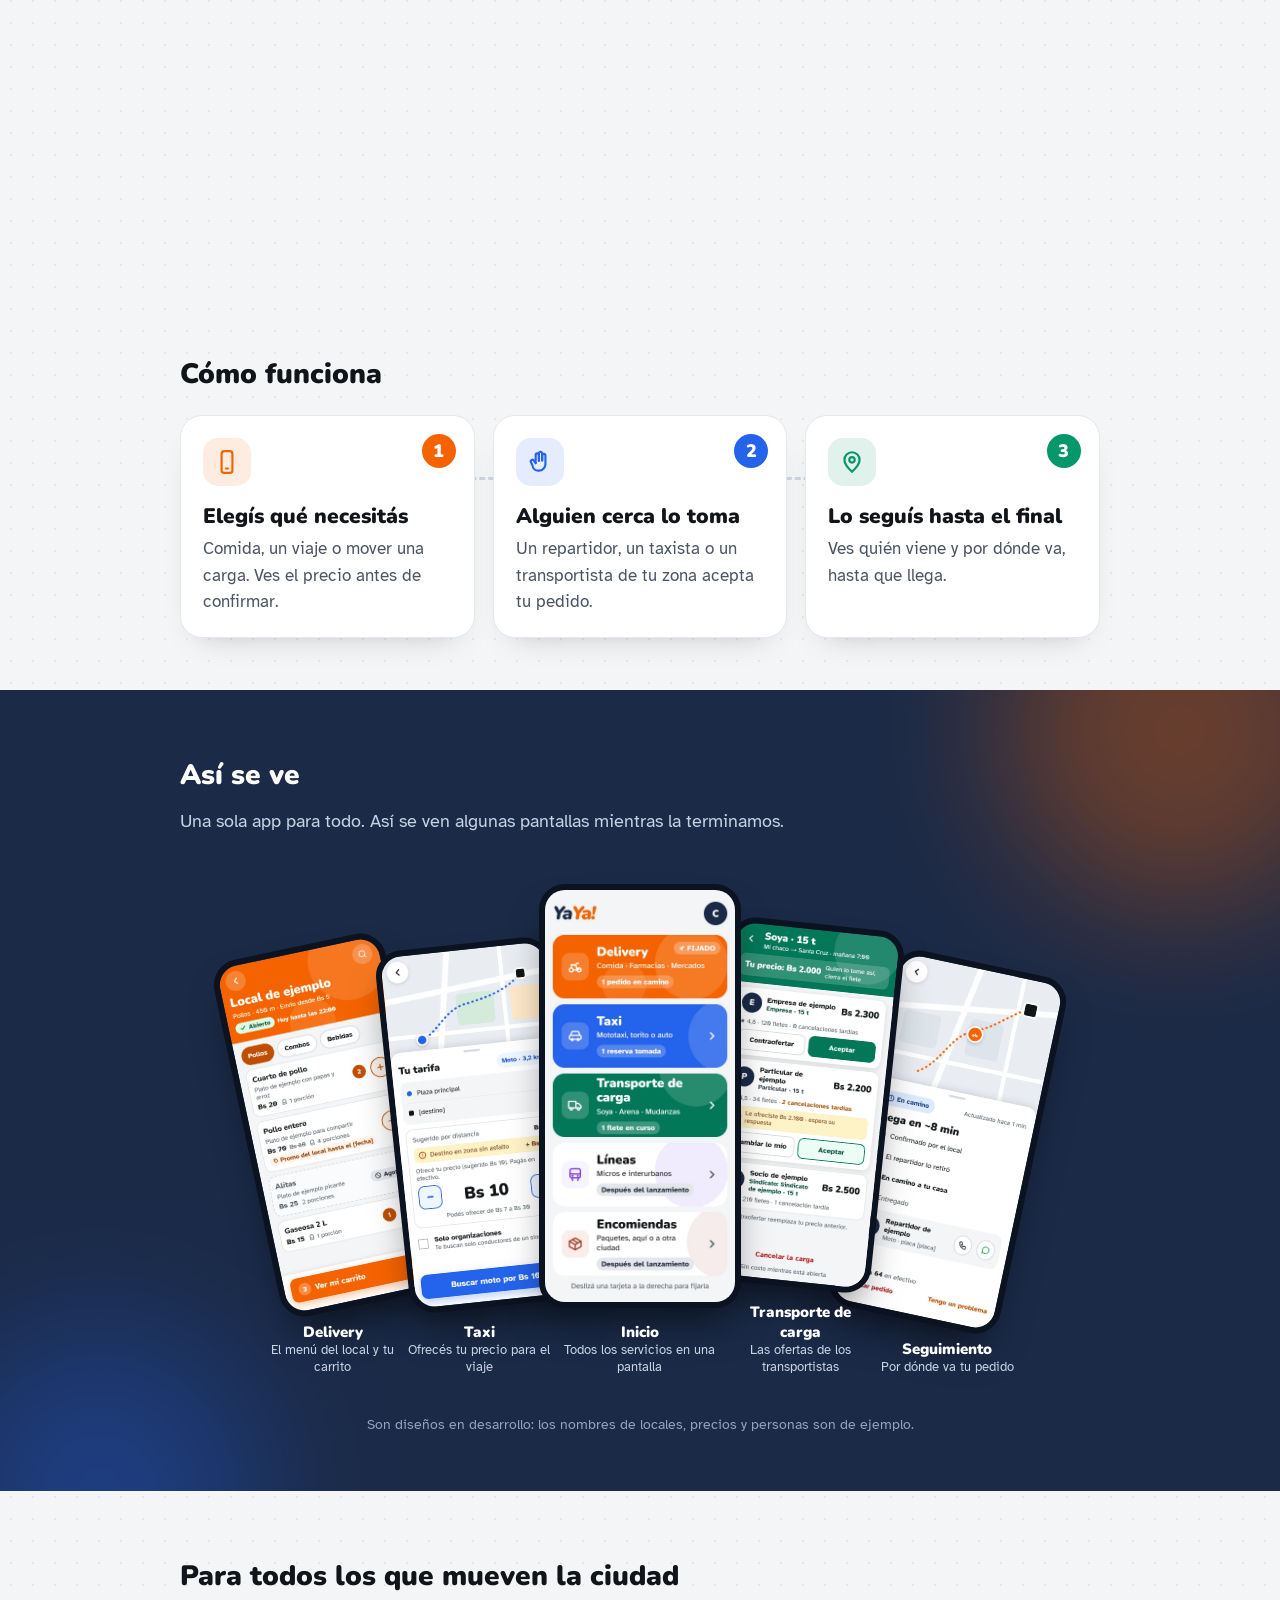
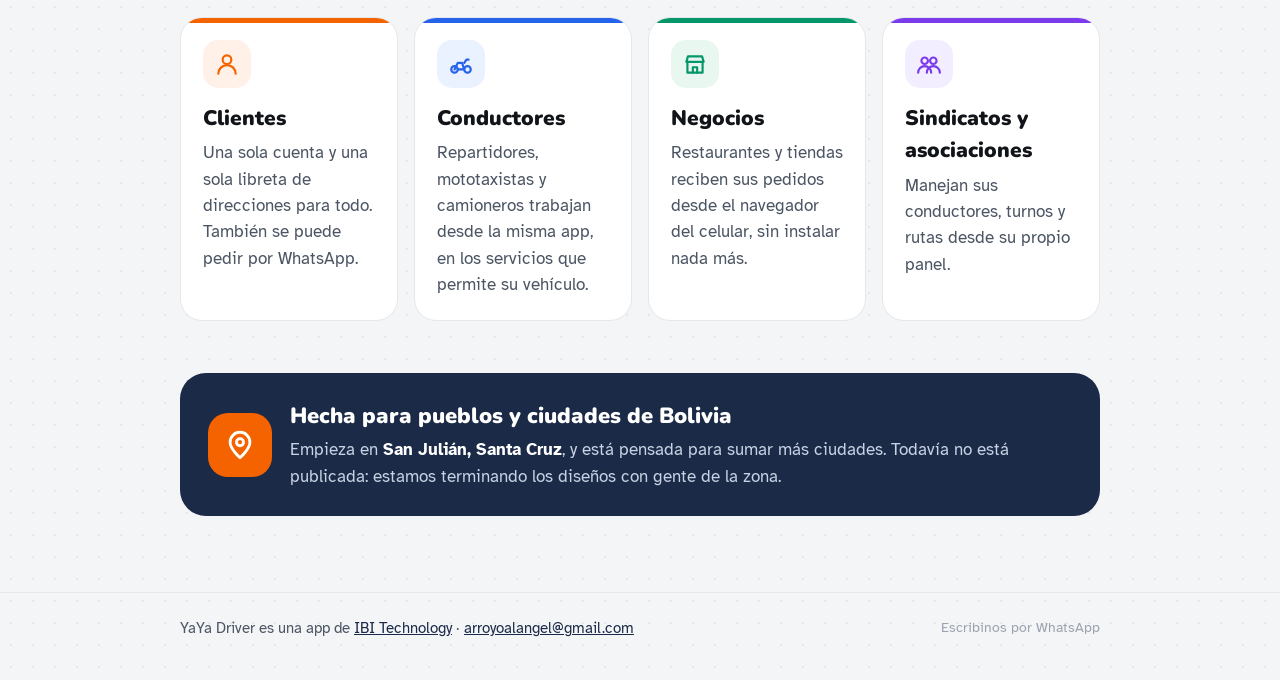
<file: yaya-driver/index.html>
<!doctype html>
<html lang="es">
<head>
<meta charset="utf-8">
<meta name="viewport" content="width=device-width, initial-scale=1">
<title>YaYa Driver – IBI Technology</title>
<meta name="description" content="YaYa Driver: delivery, taxi y transporte de carga en una sola app, para pueblos y ciudades de Bolivia. En desarrollo; empieza en San Julián, Santa Cruz.">
<link rel="icon" href="icono.png" type="image/png">
<link rel="apple-touch-icon" href="icono.png">
<link rel="preconnect" href="https://fonts.googleapis.com">
<link href="https://fonts.googleapis.com/css2?family=Atkinson+Hyperlegible:wght@400;700&family=Nunito:ital,wght@0,800;0,900;1,900&display=swap" rel="stylesheet">
<style>
  :root {
    --navy: #1B2A47; --ink: #111418; --muted: #4B5563; --ground: #F4F5F7; --line: #E5E7EB;
    --delivery: #F56300; --taxi: #2563EB; --carga: #059669; --lineas: #7C3AED; --encomiendas: #A0412D;
  }
  * { box-sizing: border-box; }
  body { margin: 0; background: var(--ground); color: var(--ink); font: 17px/1.55 'Atkinson Hyperlegible', system-ui, sans-serif; }
  .wrap { max-width: 960px; margin: 0 auto; padding: 0 20px; }
  h1, h2, h3, .logo { font-family: Nunito, system-ui, sans-serif; }

  header { background: var(--navy); color: #fff; padding: 28px 0 64px; position: relative; overflow: hidden; }
  header .blob { position: absolute; border-radius: 50%; opacity: .14; animation: float 7s ease-in-out infinite alternate; }
  @keyframes float { from { transform: translate(0, 0); } to { transform: translate(-30px, 24px); } }
  @media (prefers-reduced-motion: reduce) { header .blob { animation: none; } }
  .top { display: flex; justify-content: space-between; align-items: center; position: relative; }
  .top a { color: #C7D2E3; font-size: 15px; text-decoration: none; }
  .top a:hover { color: #fff; }
  .logo { font-weight: 900; font-style: italic; letter-spacing: -2px; line-height: 1; }
  .logo .a { color: #fff; } .logo .b { color: var(--delivery); }
  /* Logo con rayitas (manual de marca de YaYa): rayitas naranjas + "YaYa!" en Nunito 900 cursiva */
  .marca { display: inline-flex; align-items: center; gap: 4px; }
  .marca svg { width: 25px; height: 28px; flex-shrink: 0; }
  .marca .logo { font-size: 34px; letter-spacing: -2px; }
  .hero { position: relative; margin-top: 40px; display: flex; align-items: center; gap: 40px; flex-wrap: wrap; }
  .hero .text { flex: 1 1 420px; min-width: 0; }
  header { padding-bottom: 56px; }

  /* Portada: el equipo YaYa! */
  .equipo { position: relative; flex: 0 1 440px; width: 100%; max-width: 440px; aspect-ratio: 1; margin: 0 auto; }
  .equipo .p { position: absolute; bottom: 0; height: auto; opacity: 0; transform: translateY(14%);
               animation: subir .8s cubic-bezier(.3,1.4,.5,1) calc(.15s + var(--i) * .18s) forwards, quieto 3.2s ease-in-out calc(1.2s + var(--i) * .4s) infinite alternate;
               filter: drop-shadow(0 18px 18px rgba(0,0,0,.35)); }
  .equipo .yaya-h { left: 0; width: 41%; z-index: 3; }
  .equipo .yayo-h { left: 31%; width: 36%; z-index: 2; }
  .equipo .juku-h { right: -2%; width: 44%; z-index: 1; }
  @media (max-width: 760px) { .equipo { aspect-ratio: 4 / 3; } }
  @keyframes subir { to { opacity: 1; transform: none; } }
  @keyframes quieto { from { translate: 0 0; } to { translate: 0 -6px; } }
  @media (prefers-reduced-motion: reduce) { .equipo .p { animation: none; opacity: 1; transform: none; } }


  .hero .logo { font-size: clamp(64px, 16vw, 112px); }
  .hero h1 { font-size: clamp(28px, 5.5vw, 44px); line-height: 1.12; margin: 18px 0 0; max-width: 720px; font-weight: 900; }
  .badge { display: inline-block; margin-top: 22px; padding: 6px 14px; border-radius: 999px; background: rgba(255,255,255,.12); color: #fff; font-weight: 700; font-size: 15px; }

  main { padding: 48px 0 24px; }
  section { margin-bottom: 52px; }
  h2 { font-size: 28px; font-weight: 900; margin: 0 0 18px; }


  footer { border-top: 1px solid var(--line); padding: 24px 0 40px; color: var(--muted); font-size: 15px; }
  footer .row { display: flex; flex-wrap: wrap; justify-content: space-between; gap: 10px; }
  footer a { color: var(--navy); }
  footer .guest { color: #9CA3AF; text-decoration: none; font-size: 14px; }
  footer .guest:hover { color: var(--muted); text-decoration: underline; }

  /* Servicios: un personaje por servicio */
  .lead { margin: -8px 0 22px; color: var(--muted); font-size: 18px; }
  .svc-nav { position: sticky; top: 10px; z-index: 5; display: flex; gap: 6px; overflow-x: auto; padding: 6px; margin: 0 0 44px; background: rgba(255,255,255,.88); backdrop-filter: blur(10px); border: 1px solid var(--line); border-radius: 999px; scrollbar-width: none; box-shadow: 0 10px 30px -18px rgba(17,20,24,.35); }
  .svc-nav::-webkit-scrollbar { display: none; }
  .svc-nav a { flex: 0 0 auto; display: flex; align-items: center; gap: 8px; padding: 8px 16px; border-radius: 999px; color: var(--ink); text-decoration: none; font: 800 15px Nunito, sans-serif; transition: background .3s, color .3s; }
  .svc-nav a:hover { background: var(--ground); }
  .svc-nav .dot { width: 10px; height: 10px; border-radius: 50%; background: var(--c); transition: background .3s; }
  .svc-nav a.active { background: var(--c); color: #fff; }
  .svc-nav a.active .dot { background: #fff; }

  .svc-row { display: grid; grid-template-columns: 1fr 1fr; gap: 40px; align-items: center; margin-bottom: 80px; scroll-margin-top: 90px; }
  .svc-row:nth-of-type(even) .art { order: 2; }

  .svc-text { opacity: 0; transform: translateY(28px); transition: opacity .8s ease .15s, transform .8s ease .15s; }
  .svc-text h3 { margin: 12px 0 0; font-size: clamp(30px, 4.5vw, 40px); font-weight: 900; line-height: 1.05; color: var(--c); }
  .svc-text .tag { margin: 6px 0 10px; font: 900 21px/1.3 Nunito, sans-serif; color: var(--ink); }
  .svc-text p { margin: 0 0 14px; color: var(--muted); }
  .svc-text .when { display: inline-block; padding: 4px 12px; border-radius: 999px; background: var(--c); color: #fff; font-size: 14px; font-weight: 700; }
  .svc-text .when.later { background: var(--tint); color: var(--c); }
  .chips { display: flex; flex-wrap: wrap; gap: 8px; margin: 0 0 18px; }
  .chips span { padding: 4px 12px; border-radius: 999px; background: var(--tint); color: var(--c); font-weight: 700; font-size: 15px; }
  .mini { list-style: none; margin: 0 0 16px; padding: 0; display: grid; gap: 10px; }
  .mini li { display: flex; align-items: center; gap: 12px; font-weight: 700; }
  .mini b { flex: 0 0 auto; width: 32px; height: 32px; border-radius: 50%; display: grid; place-items: center; background: var(--c); color: #fff; font: 900 16px Nunito, sans-serif; }
  .svc-text .extra { font-size: 15px; padding: 12px 16px; border-radius: 14px; background: #fff; border: 1px solid var(--line); }

  /* ---- Servicios animados por capas (personajes y vehículos) ---- */
  .art { position: relative; aspect-ratio: 5 / 4; border-radius: 32px; background: var(--tint); overflow: hidden; cursor: pointer; opacity: 0; transform: translateX(-40px); transition: opacity .8s ease, transform .8s ease; }
  .svc-row:nth-of-type(even) .art { transform: translateX(40px); }
  .svc-row.in .art, .svc-row.in .svc-text { opacity: 1; transform: none; }
  .speed { position: absolute; left: 3%; height: 1.2%; border-radius: 9px; background: var(--c); opacity: 0; }
  @keyframes rafaga { 0% { transform: translateX(60px); opacity: 0; } 30% { opacity: .5; } 100% { transform: translateX(-40px); opacity: 0; } }
  @keyframes motor { from { transform: translateY(0); } to { transform: translateY(-0.5%); } }
  /* objetos y burbujas */
  .floaty { position: absolute; opacity: 0; scale: .3; transition: opacity .5s ease, scale .7s cubic-bezier(.3,1.6,.5,1); }
  .play .floaty { opacity: 1; scale: 1; }
  .floaty > * { animation: flotar 3.2s ease-in-out infinite alternate; }
  @keyframes flotar { from { transform: translateY(0) rotate(-5deg); } to { transform: translateY(-14px) rotate(5deg); } }
  .floaty svg { display: block; width: 100%; height: auto; filter: drop-shadow(0 8px 8px rgba(17,20,24,.15)); }
  .bubble { background: #fff; color: var(--c); padding: 8px 14px; border-radius: 16px 16px 16px 4px; font: 700 15px 'Atkinson Hyperlegible', sans-serif; white-space: nowrap; box-shadow: 0 12px 24px -12px rgba(17,20,24,.35); }
  .bubble b { font: 900 18px Nunito, sans-serif; }


  /* ---- Líneas: micro aparte + Yayo con variantes ---- */
  /* dos vehículos que se turnan: entra, se queda, sale; entra el otro (ciclo de 11 s) */
  .veh { position: absolute; right: 2%; bottom: 12%; transform: translateX(-230%); }
  .veh.v1 { width: 76%; aspect-ratio: 1755/682; }
  .veh.v2 { width: 60%; aspect-ratio: 1769/810; right: 6%; }
  .veh img.m { position: absolute; inset: 0; width: 100%; height: 100%; }
  .play .veh.v1 { animation: turno-a 11s cubic-bezier(.3,.7,.3,1) infinite; }
  .play .veh.v2 { animation: turno-b 11s cubic-bezier(.3,.7,.3,1) infinite; }
  @keyframes turno-a { 0% { transform: translateX(-230%); } 14% { transform: none; } 41% { transform: none; } 50%, 100% { transform: translateX(230%); } }
  @keyframes turno-b { 0%, 50% { transform: translateX(-230%); } 64% { transform: none; } 91% { transform: none; } 100% { transform: translateX(230%); } }
  .veh .motor2 { position: absolute; inset: 0; }
  .play .veh .motor2 { animation: motor .16s linear infinite alternate; }
  .rueda { position: absolute; }
  .rueda .sq { position: absolute; top: 0; height: 100%; }
  .rueda img { width: 100%; height: 100%; display: block; }
  .play .v1 .rueda img { animation: giro-a 11s linear infinite; }
  .play .v2 .rueda img { animation: giro-b 11s linear infinite; }
  @keyframes giro-a { 0% { transform: rotate(0); } 14%, 41% { transform: rotate(1500deg); } 50%, 100% { transform: rotate(2400deg); } }
  @keyframes giro-b { 0%, 50% { transform: rotate(0); } 64%, 91% { transform: rotate(1500deg); } 100% { transform: rotate(2400deg); } }

  .yayo { position: absolute; left: 2%; bottom: 3%; height: 90%; aspect-ratio: 600/1026; transform-origin: 50% 100%; opacity: 0; transform: translateY(6%); }
  .play .yayo { animation: aparecer .6s ease-out .2s forwards; }
  @keyframes aparecer { to { opacity: 1; transform: none; } }
  .yayo .cuerpo { position: absolute; inset: 0; transform-origin: 50% 100%; }
  .play .yayo .cuerpo { animation: respirar 3s ease-in-out .8s infinite alternate; }
  @keyframes respirar { from { transform: scaleY(1) rotate(0); } to { transform: scaleY(1.012) rotate(.5deg); } }
  .yayo img { position: absolute; inset: 0; width: 100%; height: 100%; }
  .yayo .g { opacity: 0; }
  .play .yayo .g { animation: gesto-loop 11s ease infinite; }
  .play .yayo .b { animation: gesto-loop-inv 11s ease infinite; }
  @keyframes gesto-loop { 0%, 15%, 37%, 65%, 87%, 100% { opacity: 0; } 16%, 36%, 66%, 86% { opacity: 1; } }
  @keyframes gesto-loop-inv { 0%, 15%, 37%, 65%, 87%, 100% { opacity: 1; } 16%, 36%, 66%, 86% { opacity: 0; } }
  .art:hover .yayo .g, .art.tap .yayo .g { animation: gesto 2.8s ease; }
  .art:hover .yayo .b, .art.tap .yayo .b { animation: gesto-inv 2.8s ease; }
  @keyframes gesto { 0%, 100% { opacity: 0; } 6%, 92% { opacity: 1; } }
  @keyframes gesto-inv { 0%, 100% { opacity: 1; } 6%, 92% { opacity: 0; } }
  .yayo .o { opacity: 0; }
  .play .yayo .o { animation: parpadeo-op 4.6s 3s infinite; }
  @keyframes parpadeo-op { 0%, 93%, 100% { opacity: 0; } 94.5%, 97.5% { opacity: 1; } }


  /* ---- Encomiendas: entra caminando y entrega la caja (cambio de pose) ---- */
  .yayo2 { position: absolute; left: 50%; bottom: 4%; height: 90%; aspect-ratio: 903/1517; translate: -55% 0; }
  .yayo2 .camina { position: absolute; inset: 0; transform: translateX(-160%); }
  .play .yayo2 .camina { animation: caminar 1.5s ease-out forwards; }
  @keyframes caminar {
    0% { transform: translateX(-160%) translateY(0); } 12% { transform: translateX(-138%) translateY(-2.5%); }
    25% { transform: translateX(-116%) translateY(0); } 37% { transform: translateX(-90%) translateY(-2.5%); }
    50% { transform: translateX(-64%) translateY(0); } 62% { transform: translateX(-40%) translateY(-2.5%); }
    75% { transform: translateX(-18%) translateY(0); } 88% { transform: translateX(-3%) translateY(-1.5%); }
    100% { transform: none; } }
  .yayo2 .cuerpo { position: absolute; inset: 0; transform-origin: 50% 100%; }
  .play .yayo2 .cuerpo { animation: respirar 3s ease-in-out 1.6s infinite alternate; }
  .yayo2 img { position: absolute; inset: 0; width: 100%; height: 100%; }
  .yayo2 .e { opacity: 0; }
  .play .yayo2 .e { animation: pose 2.8s 1.6s; }
  .play .yayo2 .b { animation: pose-inv 2.8s 1.6s; }
  .art:hover .yayo2 .e, .art.tap .yayo2 .e { animation: pose 2.8s; }
  .art:hover .yayo2 .b, .art.tap .yayo2 .b { animation: pose-inv 2.8s; }
  /* cambio de pose seco, con un pequeño "pop", como en los dibujos animados */
  @keyframes pose { 0%, 100% { opacity: 0; } 2%, 94% { opacity: 1; } 2% { transform: scale(1.03); } 8% { transform: none; } }
  @keyframes pose-inv { 0%, 100% { opacity: 1; } 2%, 94% { opacity: 0; } 96% { transform: scale(1.03); } }
  .yayo2 .lids { position: absolute; inset: 0; }


  /* ---- Taxi: Yaya parada + 3 vehículos que se turnan (12 s) ---- */
  .veh3 { position: absolute; right: 2%; bottom: 10%; transform: translateX(-260%); }
  .veh3 img.m { position: absolute; inset: 0; width: 100%; height: 100%; }
  .play .veh3.s0 { animation: t3a 12s cubic-bezier(.3,.7,.3,1) infinite; }
  .play .veh3.s1 { animation: t3b 12s cubic-bezier(.3,.7,.3,1) infinite; }
  .play .veh3.s2 { animation: t3c 12s cubic-bezier(.3,.7,.3,1) infinite; }
  @keyframes t3a { 0% { transform: translateX(-260%); } 7%, 27% { transform: none; } 33.3%, 100% { transform: translateX(260%); } }
  @keyframes t3b { 0%, 33.3% { transform: translateX(-260%); } 40.3%, 60.3% { transform: none; } 66.6%, 100% { transform: translateX(260%); } }
  @keyframes t3c { 0%, 66.6% { transform: translateX(-260%); } 73.6%, 93.6% { transform: none; } 100% { transform: translateX(260%); } }
  .veh3 .motor3 { position: absolute; inset: 0; transform-origin: 50% 100%; }
  .play .veh3 .motor3 { animation: motor .15s linear infinite alternate; }
  .play .veh3.s2 .rueda img { animation: giro3 12s linear infinite; }
  @keyframes giro3 { 0%, 66.6% { transform: rotate(0); } 73.6%, 93.6% { transform: rotate(1440deg); } 100% { transform: rotate(2160deg); } }

  .yaya3 { position: absolute; left: 3%; bottom: 3%; height: 90%; aspect-ratio: 971/1528; transform-origin: 50% 100%; opacity: 0; transform: translateY(6%); z-index: 2; }
  .play .yaya3 { animation: aparecer .6s ease-out .2s forwards; }
  .yaya3 .cuerpo { position: absolute; inset: 0; transform-origin: 50% 100%; }
  .play .yaya3 .cuerpo { animation: respirar 3s ease-in-out .8s infinite alternate; }
  .yaya3 img { position: absolute; inset: 0; width: 100%; height: 100%; }
  .yaya3 .g, .yaya3 .o { opacity: 0; }
  .play .yaya3 .g { animation: cel3 12s infinite; }
  .play .yaya3 .b { animation: cel3-inv 12s infinite; }
  @keyframes cel3 { 0%, 7.5%, 25.5%, 40.8%, 58.8%, 74.1%, 92.1%, 100% { opacity: 0; } 8%, 25%, 41.3%, 58.3%, 74.6%, 91.6% { opacity: 1; } }
  @keyframes cel3-inv { 0%, 7.5%, 25.5%, 40.8%, 58.8%, 74.1%, 92.1%, 100% { opacity: 1; } 8%, 25%, 41.3%, 58.3%, 74.6%, 91.6% { opacity: 0; } }
  .play .yaya3 .o { animation: parpadeo-op 4.2s 2.6s infinite; }


  /* ---- Carga: Juku + camión y camioneta (11 s) ---- */
  .veh4 { position: absolute; right: 1%; bottom: 10%; transform: translateX(-230%); }
  .veh4 img.m { position: absolute; inset: 0; width: 100%; height: 100%; }
  .play .veh4.k0 { animation: t3a 12s cubic-bezier(.3,.7,.3,1) infinite; }
  .play .veh4.k1 { animation: t3b 12s cubic-bezier(.3,.7,.3,1) infinite; }
  .play .veh4.k2 { animation: t3c 12s cubic-bezier(.3,.7,.3,1) infinite; }
  .veh4 .motor4 { position: absolute; inset: 0; }
  .play .veh4 .motor4 { animation: motor .18s linear infinite alternate; }
  .play .veh4.k0 .rueda img { animation: g4a 12s linear infinite; }
  .play .veh4.k1 .rueda img { animation: g4b 12s linear infinite; }
  .play .veh4.k2 .rueda img { animation: giro3 12s linear infinite; }
  @keyframes g4a { 0% { transform: rotate(0); } 7%, 27% { transform: rotate(1440deg); } 33.3%, 100% { transform: rotate(2160deg); } }
  @keyframes g4b { 0%, 33.3% { transform: rotate(0); } 40.3%, 60.3% { transform: rotate(1440deg); } 66.6%, 100% { transform: rotate(2160deg); } }
  .juku { position: absolute; left: 1%; bottom: 3%; height: 92%; aspect-ratio: 1024/1536; z-index: 2; opacity: 0; transform: translateY(6%); }
  .play .juku { animation: aparecer .6s ease-out .2s forwards; }
  .juku .cuerpo { position: absolute; inset: 0; transform-origin: 50% 100%; }
  .play .juku .cuerpo { animation: respirar 3.4s ease-in-out .8s infinite alternate; }
  .juku img, .juku .g { position: absolute; inset: 0; width: 100%; height: 100%; }
  .juku .g, .juku .o { opacity: 0; }
  .play .juku .g { animation: cel3 12s infinite; }
  .play .juku .b { animation: cel3-inv 12s infinite; }
  .play .juku .ob { animation: parpadeo-op 4.4s 2.4s infinite; }
  .play .juku .og { animation: parpadeo-op 4.4s 2.4s infinite; }


  /* ---- Delivery: Yaya parada + bici y moto (11 s) ---- */
  .veh5 { position: absolute; right: 2%; bottom: 10%; transform: translateX(-230%); }
  .veh5 img.m { position: absolute; inset: 0; width: 100%; height: 100%; }
  .play .veh5.d0 { animation: turno-a 11s cubic-bezier(.3,.7,.3,1) infinite; }
  .play .veh5.d1 { animation: turno-b 11s cubic-bezier(.3,.7,.3,1) infinite; }
  .veh5 .motor5 { position: absolute; inset: 0; }
  .play .veh5 .motor5.on { animation: motor .14s linear infinite alternate; }
  .play .speed.sp { animation: rafaga-loop 5.5s linear infinite; }
  @keyframes rafaga-loop { 0% { transform: translateX(60px); opacity: 0; } 4% { opacity: .5; } 12%, 100% { transform: translateX(-40px); opacity: 0; } }
  .yaya5 { position: absolute; left: 2%; bottom: 3%; height: 90%; aspect-ratio: 996/1536; z-index: 2; opacity: 0; transform: translateY(6%); }
  .play .yaya5 { animation: aparecer .6s ease-out .2s forwards; }
  .yaya5 .cuerpo { position: absolute; inset: 0; transform-origin: 50% 100%; }
  .play .yaya5 .cuerpo { animation: respirar 3s ease-in-out .8s infinite alternate; }
  .yaya5 img { position: absolute; inset: 0; width: 100%; height: 100%; }
  .yaya5 .g, .yaya5 .o { opacity: 0; }
  /* base -> intermedio -> entrega (y de vuelta), cuadros de ~110 ms como en dibujos animados */
  .yaya5 .mid { opacity: 0; }
  .play .yaya5 .b { animation: d5-base 11s steps(1, end) infinite; }
  .play .yaya5 .mid { animation: d5-mid 11s steps(1, end) infinite; }
  .play .yaya5 .g { animation: d5-ent 11s steps(1, end) infinite; }
  @keyframes d5-base { 0% { opacity: 1; } 15% { opacity: 0; } 37% { opacity: 1; } 65% { opacity: 0; } 87% { opacity: 1; } }
  @keyframes d5-mid  { 0% { opacity: 0; } 15% { opacity: 1; } 16% { opacity: 0; } 36% { opacity: 1; } 37% { opacity: 0; } 65% { opacity: 1; } 66% { opacity: 0; } 86% { opacity: 1; } 87% { opacity: 0; } }
  @keyframes d5-ent  { 0% { opacity: 0; } 16% { opacity: 1; } 36% { opacity: 0; } 66% { opacity: 1; } 86% { opacity: 0; } }
  .play .yaya5 .o { animation: parpadeo-op 4.2s 2.6s infinite; }

  @media (max-width: 760px) {
    .svc-row { grid-template-columns: 1fr; gap: 22px; margin-bottom: 60px; }
    .svc-row:nth-of-type(even) .art { order: 0; }
    .bubble { font-size: 13px; padding: 6px 10px; } .bubble b { font-size: 15px; }
  }
  @media (prefers-reduced-motion: reduce) {
    .art, .art *, .svc-text { animation: none !important; transition: none !important; }
    .art, .svc-text, .floaty, .yayo, .yaya3, .yaya5, .juku { opacity: 1 !important; transform: none !important; scale: 1 !important; }
    .yayo2 .camina { transform: none !important; }
    .veh.v1, .veh3.s0, .veh4.k0, .veh5.d0 { transform: none !important; }
  }

  /* ---- Fondo y secciones de abajo ---- */
  body { background: var(--ground) radial-gradient(circle, rgba(27,42,71,.07) 1.2px, transparent 1.4px) 0 0 / 22px 22px; }
  .rv { opacity: 0; transform: translateY(26px); transition: opacity .7s ease calc(var(--k, 0) * .12s), transform .7s cubic-bezier(.3,1.3,.5,1) calc(var(--k, 0) * .12s); }
  .rv.in { opacity: 1; transform: none; }
  .ico { display: grid; place-items: center; width: 48px; height: 48px; border-radius: 15px; background: var(--tint, #fff); color: var(--c, var(--navy)); }
  .ico svg { width: 26px; height: 26px; }

  .steps { position: relative; display: grid; grid-template-columns: repeat(3, 1fr); gap: 18px; }
  .steps::before { content: ""; position: absolute; left: 12%; right: 12%; top: 62px; border-top: 3px dashed #CBD5E1; z-index: 0; }
  .step { position: relative; z-index: 1; background: #fff; border: 1px solid var(--line); border-radius: 22px; padding: 22px; box-shadow: 0 14px 30px -22px rgba(17,20,24,.35); }
  .step .ico { background: color-mix(in srgb, var(--c) 12%, #fff); }
  .step .n { position: absolute; top: 18px; right: 18px; width: 34px; height: 34px; border-radius: 50%; background: var(--c); color: #fff; display: grid; place-items: center; font: 900 18px Nunito, sans-serif; }
  .step h3 { margin: 14px 0 4px; font-size: 21px; font-weight: 900; }
  .step p { margin: 0; color: var(--muted); }

  .banda { position: relative; overflow: hidden; background: var(--navy); color: #fff; padding: 64px 0 56px; margin: 0 0 64px; }
  .banda::before, .banda::after { content: ""; position: absolute; border-radius: 50%; filter: blur(70px); opacity: .35; }
  .banda::before { width: 360px; height: 360px; background: #F56300; top: -140px; right: -80px; }
  .banda::after { width: 320px; height: 320px; background: #2563EB; bottom: -160px; left: -60px; }
  .banda .wrap { position: relative; z-index: 1; }
  .banda h2 { color: #fff; }
  .lead2 { margin: -8px 0 8px; color: #C7D2E3; font-size: 18px; }
  .shots { display: flex; justify-content: center; align-items: flex-end; gap: 0; padding: 40px 0 10px; }
  .shot { --r: calc((var(--k) - 2) * 6deg); margin: 0 -14px; width: 19%; text-align: center; transform: translateY(calc(abs(var(--k) - 2) * 18px + 40px)); opacity: 0; transition: transform .9s cubic-bezier(.3,1.3,.5,1) calc(var(--k) * .1s), opacity .6s ease calc(var(--k) * .1s); }
  .shot:nth-child(3) { z-index: 3; width: 22%; } .shot:nth-child(2), .shot:nth-child(4) { z-index: 2; }
  .banda.in .shot { opacity: 1; transform: translateY(calc(abs(var(--k) - 2) * 18px)); }
  .shot img { rotate: var(--r); }
  .shot img { display: block; width: 100%; height: auto; border-radius: 26px; border: 6px solid #0B1220; background: #0B1220; box-shadow: 0 24px 40px -14px rgba(0,0,0,.6); transition: transform .4s ease; }
  .shot:hover img { transform: translateY(-14px) scale(1.04); }
  .shot figcaption { position: relative; z-index: 5; margin-top: 14px; padding: 0 16px; font: 900 15px Nunito, sans-serif; color: #fff; }
  .shot:nth-child(3) figcaption { padding: 0 6px; }
  .shot figcaption span { display: block; font: 400 13px/1.3 'Atkinson Hyperlegible', sans-serif; color: #C7D2E3; }
  .note { margin: 28px 0 0; color: #93A3BC; font-size: 14px; text-align: center; }

  .who { display: grid; grid-template-columns: repeat(4, 1fr); gap: 16px; }
  @media (max-width: 900px) { .who { grid-template-columns: repeat(2, 1fr); } }
  @media (max-width: 560px) { .who { grid-template-columns: 1fr; } }
  .card { position: relative; overflow: hidden; background: #fff; border: 1px solid var(--line); border-radius: 22px; padding: 22px; transition: transform .3s ease, box-shadow .3s ease; }
  .card::after { content: ""; position: absolute; left: 0; right: 0; top: 0; height: 5px; background: var(--c); }
  .card:hover { box-shadow: 0 20px 36px -22px rgba(17,20,24,.4); }
  .card.in:hover { transform: translateY(-6px); }
  .card h3 { margin: 14px 0 6px; font-size: 21px; font-weight: 900; }
  .card p { margin: 0; color: var(--muted); }

  .city { display: flex; gap: 18px; align-items: center; background: var(--navy); color: #fff; border-radius: 26px; padding: 26px 28px; --c: #fff; --tint: #F56300; }
  .city .ico { flex: 0 0 auto; width: 64px; height: 64px; border-radius: 20px; }
  .city .ico svg { width: 34px; height: 34px; animation: rebote 1.6s ease-in-out infinite; }
  @keyframes rebote { 50% { transform: translateY(-5px); } }
  .city h3 { margin: 0 0 4px; font-size: 22px; font-weight: 900; }
  .city p { margin: 0; color: #C7D2E3; }
  .city strong { color: #fff; }

  @media (max-width: 760px) {
    .steps { grid-template-columns: 1fr; }
    .steps::before { left: 46px; right: auto; top: 30px; bottom: 30px; border-top: 0; border-left: 3px dashed #CBD5E1; }
    .shots { justify-content: flex-start; overflow-x: auto; scroll-snap-type: x mandatory; gap: 16px; padding: 20px 4px 10px; scrollbar-width: none; }
    .shots::-webkit-scrollbar { display: none; }
    .shot, .shot:nth-child(3) { flex: 0 0 62%; width: auto; margin: 0; scroll-snap-align: center; }
    .banda.in .shot, .shot { transform: none; } .shot img { rotate: none; } .shot figcaption { padding: 0; }
    .city { flex-direction: column; align-items: flex-start; }
  }
  @media (prefers-reduced-motion: reduce) {
    .rv, .shot { opacity: 1 !important; transition: none !important; }
    .rv { transform: none !important; }
    .city .ico svg { animation: none; }
  }
</style>
</head>
<body>
<header>
  <span class="blob" style="width:320px;height:320px;background:var(--delivery);top:-120px;right:-80px"></span>
  <span class="blob" style="width:220px;height:220px;background:var(--taxi);bottom:-110px;left:-60px;animation-duration:9s"></span>
  <div class="wrap">
    <div class="top">
      <span class="marca" role="img" aria-label="YaYa!"><svg viewBox="0 0 36 40" aria-hidden="true"><g stroke="#F56300" stroke-width="4.5" stroke-linecap="round"><path d="M14 10h20M6 20h26M12 30h18"/></g></svg><span class="logo"><span class="a">Ya</span><span class="b">Ya!</span></span></span>
      <a href="../">IBI Technology</a>
    </div>
    <div class="hero">
      <div class="text">
        <h1>Delivery, taxi, carga, líneas y encomiendas en tu ciudad, desde una sola app.</h1>
        <span class="badge">En desarrollo · empieza en San Julián, Santa Cruz</span>
      </div>
      <div class="equipo" aria-hidden="true">
        <img class="p juku-h" src="personajes/rig/carga/base.webp" alt="" width="620" height="930" style="--i:2">
        <img class="p yayo-h" src="personajes/rig/lineas/base.webp" alt="" width="600" height="1026" style="--i:1">
        <img class="p yaya-h" src="personajes/rig/delivery2/base.webp" alt="" width="600" height="925" style="--i:0">
      </div>
    </div>
  </div>
</header>

<main>
  <div class="wrap">
    <section class="svc-section">
      <h2>Lo que vas a poder pedir</h2>
      <p class="lead">Cinco servicios en una sola app. Tres llegan con el lanzamiento y dos más después.</p>
      <nav class="svc-nav" aria-label="Servicios"><a href="#delivery" style="--c:#F56300"><span class="dot"></span>Delivery</a><a href="#taxi" style="--c:#2563EB"><span class="dot"></span>Taxi</a><a href="#carga" style="--c:#059669"><span class="dot"></span>Transporte de carga</a><a href="#lineas" style="--c:#7C3AED"><span class="dot"></span>Líneas</a><a href="#encomiendas" style="--c:#A0412D"><span class="dot"></span>Encomiendas</a></nav>

    <article class="svc-row" id="delivery" style="--c:#F56300;--tint:#FFF1E8">
      <div class="art" aria-hidden="true">
      <span class="speed sp" style="left:40%;top:52%;width:9%"></span><span class="speed sp" style="left:40%;top:62%;width:7%;animation-delay:.25s"></span><span class="speed sp" style="left:40%;top:72%;width:10%;animation-delay:.4s"></span>
      <div class="veh5 d0" style="width:58%;aspect-ratio:1536/897"><div class="motor5"><img class="m" src="personajes/rig/delivery2/bici.webp" alt=""></div></div>
      <div class="veh5 d1" style="width:56%;aspect-ratio:1512/966"><div class="motor5 on"><img class="m" src="personajes/rig/delivery2/moto.webp" alt=""></div></div>
      <div class="yaya5"><div class="cuerpo">
        <img class="b" src="personajes/rig/delivery2/base.webp" alt="">
        <img class="mid" src="personajes/rig/delivery2/medio.webp" alt="">
        <img class="g" src="personajes/rig/delivery2/gesto.webp" alt="">
        <img class="o" src="personajes/rig/delivery2/ojos.webp" alt="">
      </div></div>
      <div class="floaty" style="top:7%;right:5%;transition-delay:1.6s"><div class="bubble">¡Tu pedido, <b>ya!</b></div></div>
      <div class="floaty" style="top:24%;right:30%;width:11%;transition-delay:1.8s"><svg viewBox="0 0 100 100"><path d="M15 50 Q15 16 50 16 Q85 16 85 50 Z" fill="#F4A93B"/><ellipse cx="38" cy="30" rx="3" ry="1.8" fill="#FFF3D6"/><ellipse cx="52" cy="25" rx="3" ry="1.8" fill="#FFF3D6"/><ellipse cx="64" cy="33" rx="3" ry="1.8" fill="#FFF3D6"/><rect x="11" y="49" width="78" height="9" rx="4.5" fill="#5BBF4A"/><path d="M13 57 H87 L80 66 L72 59 L62 67 L52 59 L42 67 L32 59 L22 66 Z" fill="#FFC83D"/><rect x="14" y="60" width="72" height="13" rx="6.5" fill="#6B3A1E"/><rect x="15" y="73" width="70" height="13" rx="6.5" fill="#E8923A"/></svg></div>
      <div class="floaty" style="top:9%;right:44%;width:8%;transition-delay:2s"><svg viewBox="0 0 100 100"><path d="M10 72 Q10 28 50 28 Q90 28 90 72 Q50 80 10 72 Z" fill="#E9A23B"/><path d="M22 40 l5 -9 l5 9 l5 -9 l5 9 l5 -9 l5 9 l5 -9 l5 9 l5 -9 l5 9" fill="none" stroke="#C47A1E" stroke-width="5" stroke-linecap="round" stroke-linejoin="round"/></svg></div>
    </div>
      <div class="svc-text">
        <span class="when">Al lanzar</span>
        <h3>Delivery</h3>
        <p class="tag">Lo que necesitás, hasta tu puerta.</p>
        <p>Pedí comida, algo de la farmacia o lo que te falta del mercado de tu zona. Un repartidor lo recoge y te lo lleva.</p>
        <div class="chips"><span>Comida</span><span>Farmacias</span><span>Mercados</span></div>
        <ol class="mini"><li><b>1</b>Elegís el local y armás tu carrito</li><li><b>2</b>Ves el precio antes de confirmar</li><li><b>3</b>Seguís a tu repartidor hasta que llega</li></ol>
        <p class="extra">¿No querés instalar nada? También vas a poder pedir por WhatsApp.</p>
      </div>
    </article>
    <article class="svc-row" id="taxi" style="--c:#2563EB;--tint:#EAF1FF">
      <div class="art" aria-hidden="true">
      <div class="veh3 s0" style="width:56%;aspect-ratio:1531/986"><div class="motor3"><img class="m" src="personajes/rig/taxi2/moto.webp" alt=""></div></div>
      <div class="veh3 s1" style="width:54%;aspect-ratio:1525/1006"><div class="motor3"><img class="m" src="personajes/rig/taxi2/torito.webp" alt=""></div></div>
      <div class="veh3 s2" style="width:62%;aspect-ratio:1771/764"><div class="motor3"><img class="m" src="personajes/rig/taxi2/auto.webp" alt="">
        <span class="rueda" style="left:13.66%;top:66.36%;width:11.29%;height:26.18%"><span class="sq" style="width:100%;left:0"><img src="personajes/rig/taxi2/arueda1.webp" alt=""></span></span><span class="rueda" style="left:75.78%;top:66.36%;width:11.29%;height:26.18%"><span class="sq" style="width:100%;left:0"><img src="personajes/rig/taxi2/arueda2.webp" alt=""></span></span></div></div>
      <div class="yaya3"><div class="cuerpo">
        <img class="b" src="personajes/rig/taxi2/base.webp" alt="">
        <img class="g" src="personajes/rig/taxi2/gesto.webp" alt="">
        <img class="o" src="personajes/rig/taxi2/ojos.webp" alt="">
      </div></div>
      <div class="floaty" style="top:7%;right:5%;transition-delay:1.6s"><div class="bubble">Ofrezco <b>Bs 10</b></div></div>
      <div class="floaty" style="top:24%;right:34%;width:12%;transition-delay:1.8s"><img src="personajes/rig/taxi2/casco.webp" alt="" style="display:block;width:100%;filter:drop-shadow(0 8px 8px rgba(17,20,24,.15))"></div>
      <div class="floaty" style="top:9%;right:40%;width:6%;transition-delay:2s"><svg viewBox="0 0 100 100"><path d="M50 94 C22 64 16 52 16 38 a34 34 0 0 1 68 0 c0 14 -6 26 -34 56 Z" fill="#2563EB"/><circle cx="50" cy="38" r="13" fill="#fff"/></svg></div>
    </div>
      <div class="svc-text">
        <span class="when">Al lanzar</span>
        <h3>Taxi</h3>
        <p class="tag">Vos ponés el precio.</p>
        <p>Elegís cómo querés ir, ofrecés lo que querés pagar y un conductor cerca acepta tu viaje.</p>
        <div class="chips"><span>Mototaxi</span><span>Torito</span><span>Auto</span></div>
        <ol class="mini"><li><b>1</b>Elegís mototaxi, torito o auto</li><li><b>2</b>Ofrecés tu precio</li><li><b>3</b>Pedís al instante o reservás para más tarde</li></ol>
        <p class="extra">Mientras esperás, ves quién viene y por dónde va.</p>
      </div>
    </article>
    <article class="svc-row" id="carga" style="--c:#059669;--tint:#E8F7F0">
      <div class="art" aria-hidden="true">
      <div class="veh4 k0" style="width:70%;aspect-ratio:1732/763"><div class="motor4"><img class="m" src="personajes/rig/carga/camion.webp" alt="">
        <span class="rueda" style="left:16.8%;top:66.06%;width:14.32%;height:32.5%"><span class="sq" style="width:100%;left:0"><img src="personajes/rig/carga/camion-r1.webp" alt=""></span></span><span class="rueda" style="left:71.25%;top:66.32%;width:14.32%;height:32.5%"><span class="sq" style="width:100%;left:0"><img src="personajes/rig/carga/camion-r2.webp" alt=""></span></span></div></div>
      <div class="veh4 k1" style="width:68%;aspect-ratio:1771/785"><div class="motor4"><img class="m" src="personajes/rig/carga/pickup.webp" alt="">
        <span class="rueda" style="left:12.99%;top:64.84%;width:14.46%;height:32.61%"><span class="sq" style="width:100%;left:0"><img src="personajes/rig/carga/pickup-r1.webp" alt=""></span></span><span class="rueda" style="left:75.1%;top:64.84%;width:14.46%;height:32.61%"><span class="sq" style="width:100%;left:0"><img src="personajes/rig/carga/pickup-r2.webp" alt=""></span></span></div></div>
      <div class="veh4 k2" style="width:74%;aspect-ratio:1766/808"><div class="motor4"><img class="m" src="personajes/rig/carga/grande.webp" alt=""><span class="rueda" style="left:9.68%;top:73.76%;width:5.89%;height:12.87%"><span class="sq" style="width:100%;left:0"><img src="personajes/rig/carga/grande-r1.webp" alt=""></span></span><span class="rueda" style="left:18.86%;top:73.76%;width:5.89%;height:12.87%"><span class="sq" style="width:100%;left:0"><img src="personajes/rig/carga/grande-r2.webp" alt=""></span></span><span class="rueda" style="left:28.48%;top:73.76%;width:5.89%;height:12.87%"><span class="sq" style="width:100%;left:0"><img src="personajes/rig/carga/grande-r3.webp" alt=""></span></span><span class="rueda" style="left:71.63%;top:75.5%;width:7.7%;height:16.83%"><span class="sq" style="width:100%;left:0"><img src="personajes/rig/carga/grande-r4.webp" alt=""></span></span></div></div>
      <div class="juku"><div class="cuerpo">
        <img class="b" src="personajes/rig/carga/base.webp" alt="">
        <img class="o ob" src="personajes/rig/carga/ojos.webp" alt="">
        <div class="g"><img src="personajes/rig/carga/gesto.webp" alt=""><img class="o og" src="personajes/rig/carga/ojos2.webp" alt=""></div>
      </div></div>
      <div class="floaty" style="top:8%;right:5%;transition-delay:1.6s"><div class="bubble">Oferta <b>Bs 320</b></div></div>
      <div class="floaty" style="top:22%;right:24%;transition-delay:1.9s"><div class="bubble">Oferta <b>Bs 350</b></div></div>
    </div>
      <div class="svc-text">
        <span class="when">Al lanzar</span>
        <h3>Transporte de carga</h3>
        <p class="tag">¿Tenés algo grande que mover?</p>
        <p>Soya, arena, una mudanza… Publicás lo que querés mover y los transportistas te hacen su oferta.</p>
        <div class="chips"><span>Soya</span><span>Arena</span><span>Mudanzas</span></div>
        <ol class="mini"><li><b>1</b>Publicás qué querés mover</li><li><b>2</b>Los transportistas te mandan su oferta</li><li><b>3</b>Elegís la que más te conviene</li></ol>
        <p class="extra">Camioneros y transportistas trabajan desde la misma app, con los servicios que permite su vehículo.</p>
      </div>
    </article>
    <article class="svc-row" id="lineas" style="--c:#7C3AED;--tint:#F3EEFF">
      <div class="art" aria-hidden="true">
      <div class="veh v1"><div class="motor2"><img class="m" src="personajes/rig/lineas/micro.webp" alt=""><span class="rueda" style="left:14.53%;top:72.29%;width:4.56%;height:17.01%"><span class="sq" style="width:144.9%;left:-22.5%;transform:scaleX(0.69)"><img src="personajes/rig/lineas/rueda1.webp" alt=""></span></span><span class="rueda" style="left:61.2%;top:73.75%;width:5.81%;height:18.48%"><span class="sq" style="width:123.5%;left:-11.7%;transform:scaleX(0.81)"><img src="personajes/rig/lineas/rueda2.webp" alt=""></span></span></div></div>
      <div class="veh v2"><div class="motor2"><img class="m" src="personajes/rig/lineas/minibus.webp" alt=""><span class="rueda" style="left:12.32%;top:73.33%;width:6.56%;height:17.78%"><span class="sq" style="width:124.1%;left:-12.0%;transform:scaleX(0.806)"><img src="personajes/rig/lineas/vrueda1.webp" alt=""></span></span><span class="rueda" style="left:57.83%;top:74.94%;width:7.01%;height:18.77%"><span class="sq" style="width:122.5%;left:-11.3%;transform:scaleX(0.816)"><img src="personajes/rig/lineas/vrueda2.webp" alt=""></span></span></div></div>
      <div class="yayo"><div class="cuerpo">
        <img class="b" src="personajes/rig/lineas/base.webp" alt="">
        <img class="g" src="personajes/rig/lineas/boleto.webp" alt="">
        <img class="o" src="personajes/rig/lineas/ojos.webp" alt="">
      </div></div>
      <div class="floaty" style="top:8%;right:6%;transition-delay:1.9s"><div class="bubble">Sale <b>14:30</b></div></div>
      <div class="floaty" style="top:24%;right:40%;width:9%;transition-delay:2.1s"><svg viewBox="0 0 100 100"><path d="M10 26 H90 V42 a8 8 0 0 0 0 16 V74 H10 V58 a8 8 0 0 0 0 -16 Z" fill="#FFD25A"/><path d="M68 30 V70" stroke="#B45309" stroke-width="3" stroke-dasharray="5 5"/><text x="38" y="58" text-anchor="middle" font-family="Nunito, sans-serif" font-weight="900" font-size="22" fill="#4C1D95">12</text></svg></div>
    </div>
      <div class="svc-text">
        <span class="when later">Después del lanzamiento</span>
        <h3>Líneas</h3>
        <p class="tag">Tu asiento, guardado.</p>
        <p>Micros e interurbanos: reservás tu asiento desde la app y sabés cuándo sale, sin ir a la parada a la suerte.</p>
        <div class="chips"><span>Micros</span><span>Interurbanos</span></div>
        <ol class="mini"><li><b>1</b>Elegís tu línea o interurbano</li><li><b>2</b>Reservás tu asiento</li><li><b>3</b>Sabés a qué hora sale</li></ol>
        <p class="extra">Los sindicatos y asociaciones manejan sus conductores, turnos y rutas desde su propio panel.</p>
      </div>
    </article>
    <article class="svc-row" id="encomiendas" style="--c:#A0412D;--tint:#FBEFEA">
      <div class="art" aria-hidden="true">
      <div class="yayo2"><div class="camina"><div class="cuerpo">
        <img class="b" src="personajes/rig/encomiendas/base.webp" alt="">
        <img class="e" src="personajes/rig/encomiendas/entrega.webp" alt="">
        <div class="lids b">
          <span class="lid" style="--piel:#FEA55E;left:31.01%;top:10.68%;width:5.98%;height:2.9%"></span>
          <span class="lid" style="--piel:#FEA55E;left:40.2%;top:10.74%;width:3.43%;height:2.9%"></span>
        </div>
      </div></div></div>
      <div class="floaty" style="top:9%;right:6%;transition-delay:1.7s"><div class="bubble">&#128274; Código <b>4827</b></div></div>
      <div class="floaty" style="top:12%;left:8%;width:11%;transition-delay:1.9s"><svg viewBox="0 0 100 100"><rect x="10" y="24" width="80" height="54" rx="9" fill="#fff"/><path d="M14 30 L50 56 L86 30" stroke="#A0412D" stroke-width="6" fill="none" stroke-linecap="round" stroke-linejoin="round"/></svg></div>
      <div class="floaty" style="bottom:14%;right:8%;width:9%;transition-delay:2.1s"><svg viewBox="0 0 100 100"><path d="M50 94 C22 64 16 52 16 38 a34 34 0 0 1 68 0 c0 14 -6 26 -34 56 Z" fill="#A0412D"/><circle cx="50" cy="38" r="13" fill="#fff"/></svg></div>
    </div>
      <div class="svc-text">
        <span class="when later">Después del lanzamiento</span>
        <h3>Encomiendas</h3>
        <p class="tag">De mano en mano, con código.</p>
        <p>Mandá paquetes dentro de tu ciudad o a otra. Tu encomienda pasa de mano en mano y se entrega con un código.</p>
        <div class="chips"><span>En tu ciudad</span><span>A otra ciudad</span></div>
        <ol class="mini"><li><b>1</b>Decís qué mandás y a dónde</li><li><b>2</b>Pasa de mano en mano hasta llegar</li><li><b>3</b>Se entrega con su código</li></ol>
        <p class="extra">El código de entrega ayuda a que el paquete llegue a quien tiene que llegar.</p>
      </div>
    </article>
    </section>

    <section class="como">
      <h2>Cómo funciona</h2>
      <div class="steps">
        <div class="step rv" style="--c:#F56300;--k:0"><span class="ico"><svg viewBox="0 0 24 24" fill="none" stroke="currentColor" stroke-width="2" stroke-linecap="round" stroke-linejoin="round" aria-hidden="true"><rect x="7" y="2" width="10" height="20" rx="2.5"/><path d="M11 18h2"/></svg></span><div class="n">1</div><h3>Elegís qué necesitás</h3><p>Comida, un viaje o mover una carga. Ves el precio antes de confirmar.</p></div>
        <div class="step rv" style="--c:#2563EB;--k:1"><span class="ico"><svg viewBox="0 0 24 24" fill="none" stroke="currentColor" stroke-width="2" stroke-linecap="round" stroke-linejoin="round" aria-hidden="true"><path d="M8 13V5.5a1.5 1.5 0 0 1 3 0V11"/><path d="M11 10.5V4a1.5 1.5 0 0 1 3 0v6.5"/><path d="M14 10.5V6a1.5 1.5 0 0 1 3 0v8a6 6 0 0 1-6 6h-.5A5.5 5.5 0 0 1 5 15l-1.4-3a1.5 1.5 0 0 1 2.7-1.3L8 13"/></svg></span><div class="n">2</div><h3>Alguien cerca lo toma</h3><p>Un repartidor, un taxista o un transportista de tu zona acepta tu pedido.</p></div>
        <div class="step rv" style="--c:#059669;--k:2"><span class="ico"><svg viewBox="0 0 24 24" fill="none" stroke="currentColor" stroke-width="2" stroke-linecap="round" stroke-linejoin="round" aria-hidden="true"><path d="M12 21s-7-6.2-7-11a7 7 0 0 1 14 0c0 4.8-7 11-7 11z"/><circle cx="12" cy="10" r="2.5"/></svg></span><div class="n">3</div><h3>Lo seguís hasta el final</h3><p>Ves quién viene y por dónde va, hasta que llega.</p></div>
      </div>
    </section>
  </div>

  <section class="banda">
    <div class="wrap">
      <h2>Así se ve</h2>
      <p class="lead2">Una sola app para todo. Así se ven algunas pantallas mientras la terminamos.</p>
      <div class="shots">
        <figure class="shot" style="--k:0"><img src="pantallas/delivery.webp" alt="Pantalla de un local de comida con su menú" width="390" height="844" loading="lazy"><figcaption>Delivery<span>El menú del local y tu carrito</span></figcaption></figure>
        <figure class="shot" style="--k:1"><img src="pantallas/taxi.webp" alt="Pantalla de Taxi para ofrecer el precio del viaje" width="390" height="844" loading="lazy"><figcaption>Taxi<span>Ofrecés tu precio para el viaje</span></figcaption></figure>
        <figure class="shot" style="--k:2"><img src="pantallas/inicio.webp" alt="Pantalla de inicio de YaYa con las tarjetas de Delivery, Taxi, Transporte de carga, Líneas y Encomiendas" width="390" height="844" loading="lazy"><figcaption>Inicio<span>Todos los servicios en una pantalla</span></figcaption></figure>
        <figure class="shot" style="--k:3"><img src="pantallas/carga.webp" alt="Pantalla de Carga con las ofertas de los transportistas" width="390" height="844" loading="lazy"><figcaption>Transporte de carga<span>Las ofertas de los transportistas</span></figcaption></figure>
        <figure class="shot" style="--k:4"><img src="pantallas/seguimiento.webp" alt="Pantalla de seguimiento del pedido" width="390" height="844" loading="lazy"><figcaption>Seguimiento<span>Por dónde va tu pedido</span></figcaption></figure>
      </div>
      <p class="note">Son diseños en desarrollo: los nombres de locales, precios y personas son de ejemplo.</p>
    </div>
  </section>

  <div class="wrap">
    <section>
      <h2>Para todos los que mueven la ciudad</h2>
      <div class="who">
        <div class="card rv" style="--c:#F56300;--tint:#FFF1E8;--k:0"><span class="ico"><svg viewBox="0 0 24 24" fill="none" stroke="currentColor" stroke-width="2" stroke-linecap="round" stroke-linejoin="round" aria-hidden="true"><path d="M12 12a4 4 0 1 0 0-8 4 4 0 0 0 0 8z"/><path d="M4 21a8 8 0 0 1 16 0"/></svg></span><h3>Clientes</h3><p>Una sola cuenta y una sola libreta de direcciones para todo. También se puede pedir por WhatsApp.</p></div>
        <div class="card rv" style="--c:#2563EB;--tint:#EAF1FF;--k:1"><span class="ico"><svg viewBox="0 0 24 24" fill="none" stroke="currentColor" stroke-width="2" stroke-linecap="round" stroke-linejoin="round" aria-hidden="true"><circle cx="6" cy="17" r="3"/><circle cx="18" cy="17" r="3"/><path d="M9 17h6l-2-6h-3"/><path d="M15 11l2-3h2"/><path d="M6 17l3-6"/></svg></span><h3>Conductores</h3><p>Repartidores, mototaxistas y camioneros trabajan desde la misma app, en los servicios que permite su vehículo.</p></div>
        <div class="card rv" style="--c:#059669;--tint:#E8F7F0;--k:2"><span class="ico"><svg viewBox="0 0 24 24" fill="none" stroke="currentColor" stroke-width="2" stroke-linecap="round" stroke-linejoin="round" aria-hidden="true"><path d="M4 10h16l-1.5-5h-13z"/><path d="M5 10v10h14V10"/><path d="M10 20v-5h4v5"/></svg></span><h3>Negocios</h3><p>Restaurantes y tiendas reciben sus pedidos desde el navegador del celular, sin instalar nada más.</p></div>
        <div class="card rv" style="--c:#7C3AED;--tint:#F3EEFF;--k:3"><span class="ico"><svg viewBox="0 0 24 24" fill="none" stroke="currentColor" stroke-width="2" stroke-linecap="round" stroke-linejoin="round" aria-hidden="true"><circle cx="8" cy="9" r="3"/><circle cx="16" cy="9" r="3"/><path d="M2 20a6 6 0 0 1 12 0"/><path d="M10 20a6 6 0 0 1 12 0"/></svg></span><h3>Sindicatos y asociaciones</h3><p>Manejan sus conductores, turnos y rutas desde su propio panel.</p></div>
      </div>
    </section>

    <section class="city rv">
      <span class="ico"><svg viewBox="0 0 24 24" fill="none" stroke="currentColor" stroke-width="2" stroke-linecap="round" stroke-linejoin="round" aria-hidden="true"><path d="M12 21s-7-6.2-7-11a7 7 0 0 1 14 0c0 4.8-7 11-7 11z"/><circle cx="12" cy="10" r="2.5"/></svg></span>
      <div>
        <h3>Hecha para pueblos y ciudades de Bolivia</h3>
        <p>Empieza en <strong>San Julián, Santa Cruz</strong>, y está pensada para sumar más ciudades. Todavía no está publicada: estamos terminando los diseños con gente de la zona.</p>
      </div>
    </section>
  </div>
</main>

<footer>
  <div class="wrap row">
    <span>YaYa Driver es una app de <a href="../">IBI Technology</a> · <a href="mailto:arroyoalangel@gmail.com">arroyoalangel@gmail.com</a></span>
    <a class="guest" href="https://wa.me/59173666496">Escribinos por WhatsApp</a>
  </div>
</footer>
<script>
  // Servicios: aparecen al bajar y se marca el servicio activo arriba
  const rows = document.querySelectorAll('.svc-row');
  const reveal = new IntersectionObserver(entries => entries.forEach(e => {
    if (e.isIntersecting) { e.target.classList.add('in', 'play'); reveal.unobserve(e.target); }
  }), { threshold: 0.25 });
  rows.forEach(r => reveal.observe(r));
  const links = document.querySelectorAll('.svc-nav a');
  const spy = new IntersectionObserver(entries => entries.forEach(e => {
    if (!e.isIntersecting) return;
    links.forEach(a => a.classList.toggle('active', a.getAttribute('href') === '#' + e.target.id));
  }), { rootMargin: '-45% 0px -50% 0px' });
  rows.forEach(r => spy.observe(r));
  // tocar una tarjeta en el celular repite el gesto
  document.querySelectorAll('.art').forEach(a => a.addEventListener('click', () => { a.classList.remove('tap'); void a.offsetWidth; a.classList.add('tap'); }));
  // secciones de abajo: aparecen al bajar
  const rv = new IntersectionObserver(es => es.forEach(e => { if (e.isIntersecting) { e.target.classList.add('in'); rv.unobserve(e.target); } }), { threshold: .2 });
  document.querySelectorAll('.rv, .banda').forEach(el => rv.observe(el));
</script>
</body>
</html>
</file>
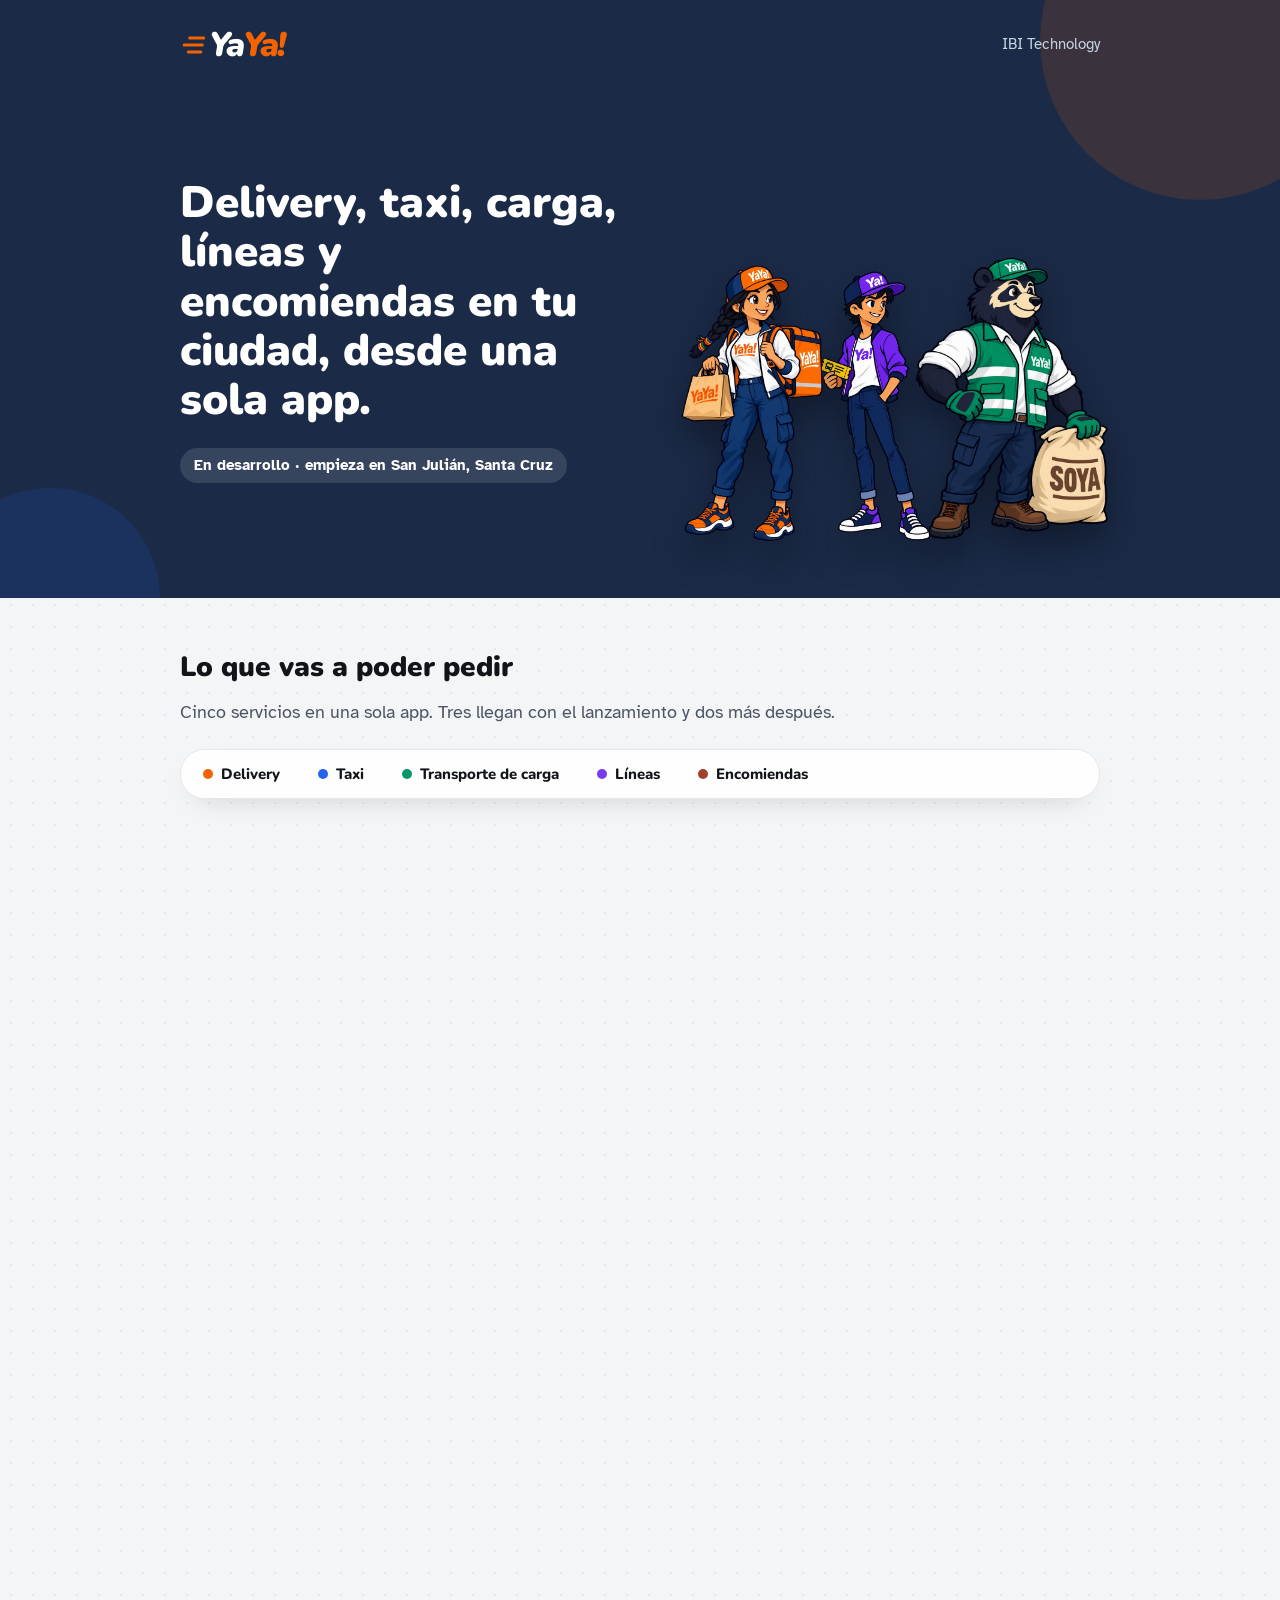
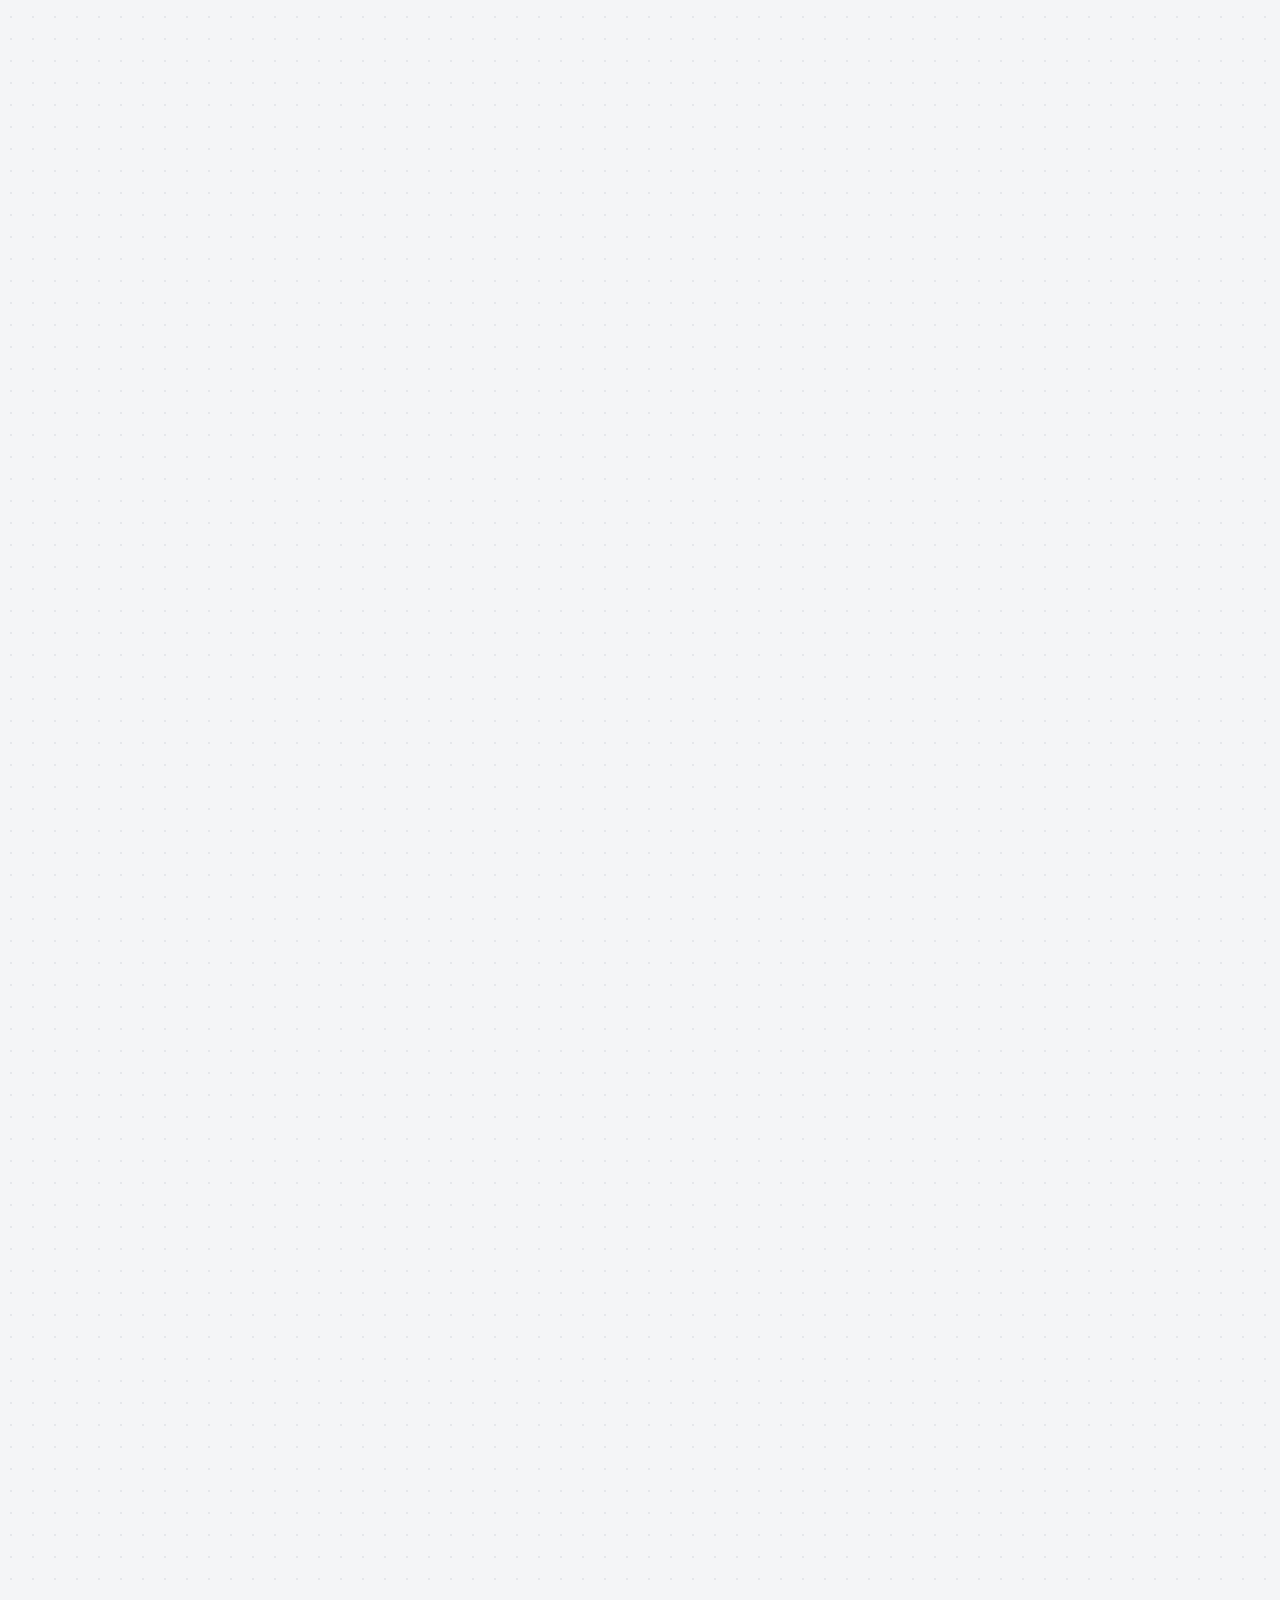
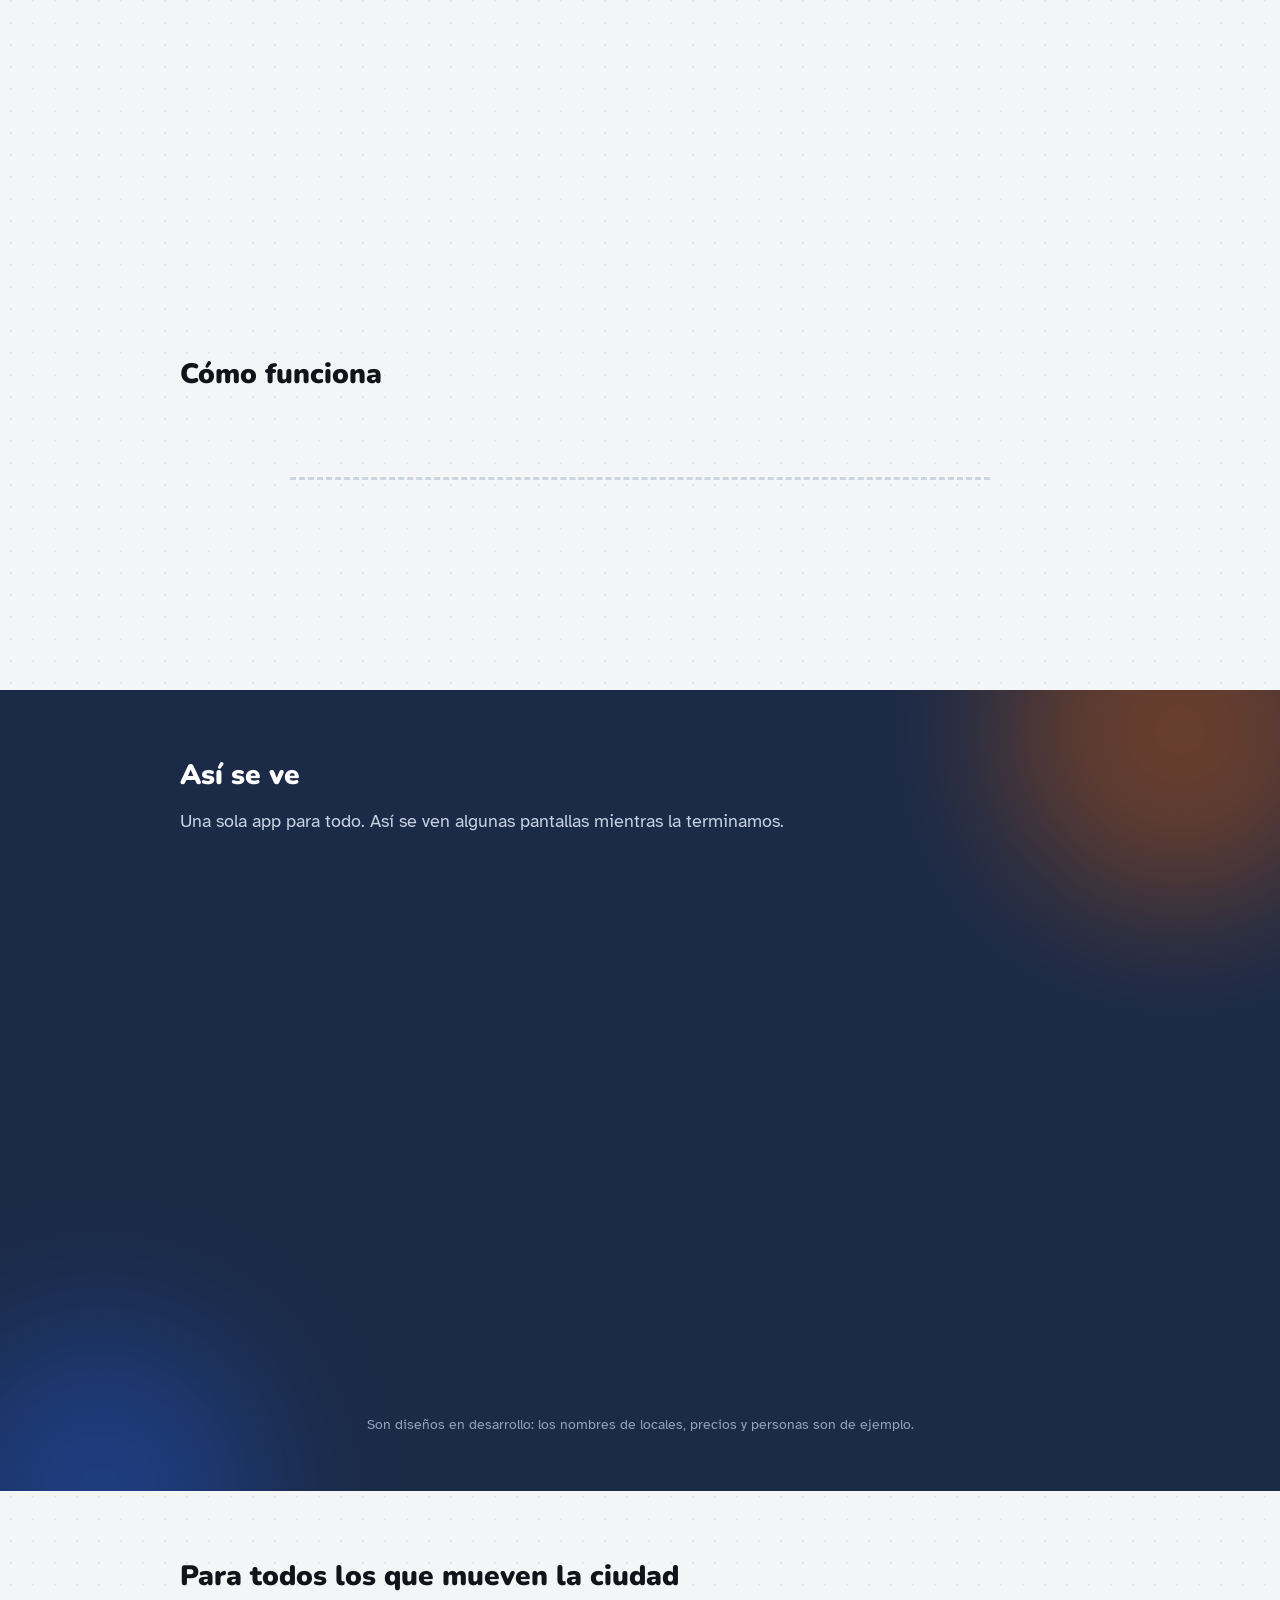
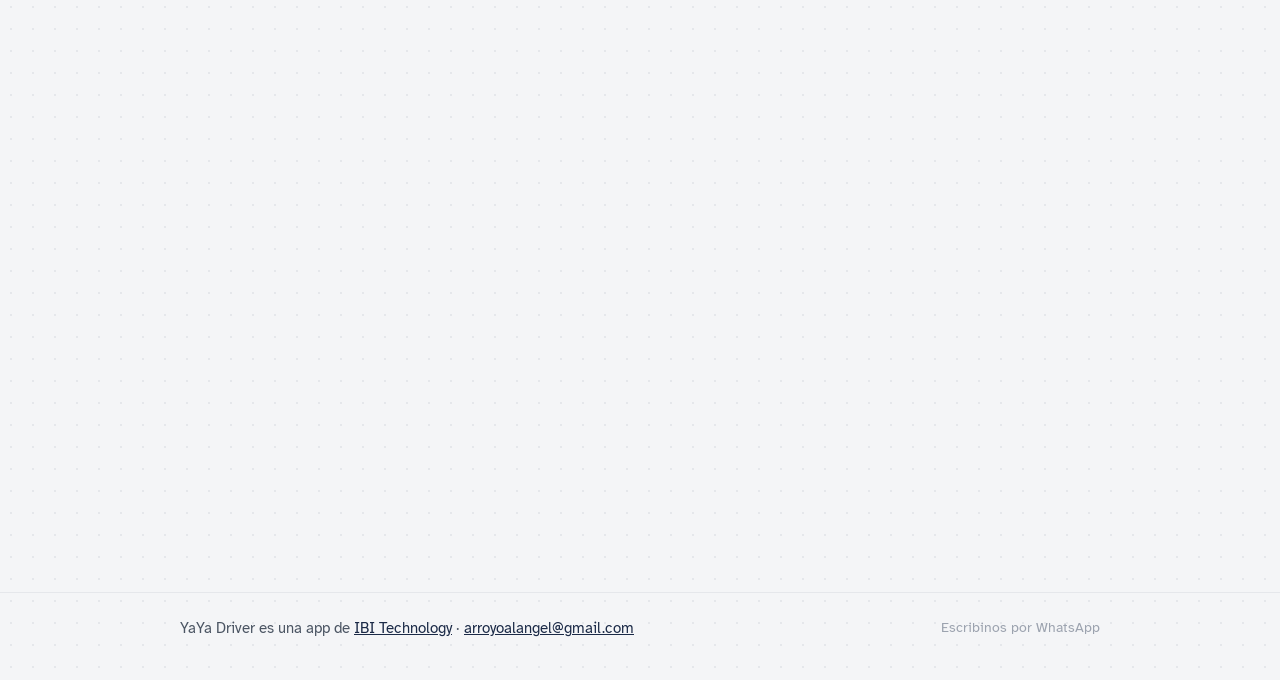
<file: yaya-eats/index.html>
<!doctype html>
<html lang="es">
<head>
<meta charset="utf-8">
<meta name="viewport" content="width=device-width, initial-scale=1">
<title>YaYa Driver – IBI Technology</title>
<meta http-equiv="refresh" content="0; url=../yaya-driver/">
<link rel="canonical" href="https://ibitechnology.net/yaya-driver/">
</head>
<body>
<p>YaYa Eats ahora es <a href="../yaya-driver/">YaYa Driver</a>.</p>
</body>
</html>
</file>
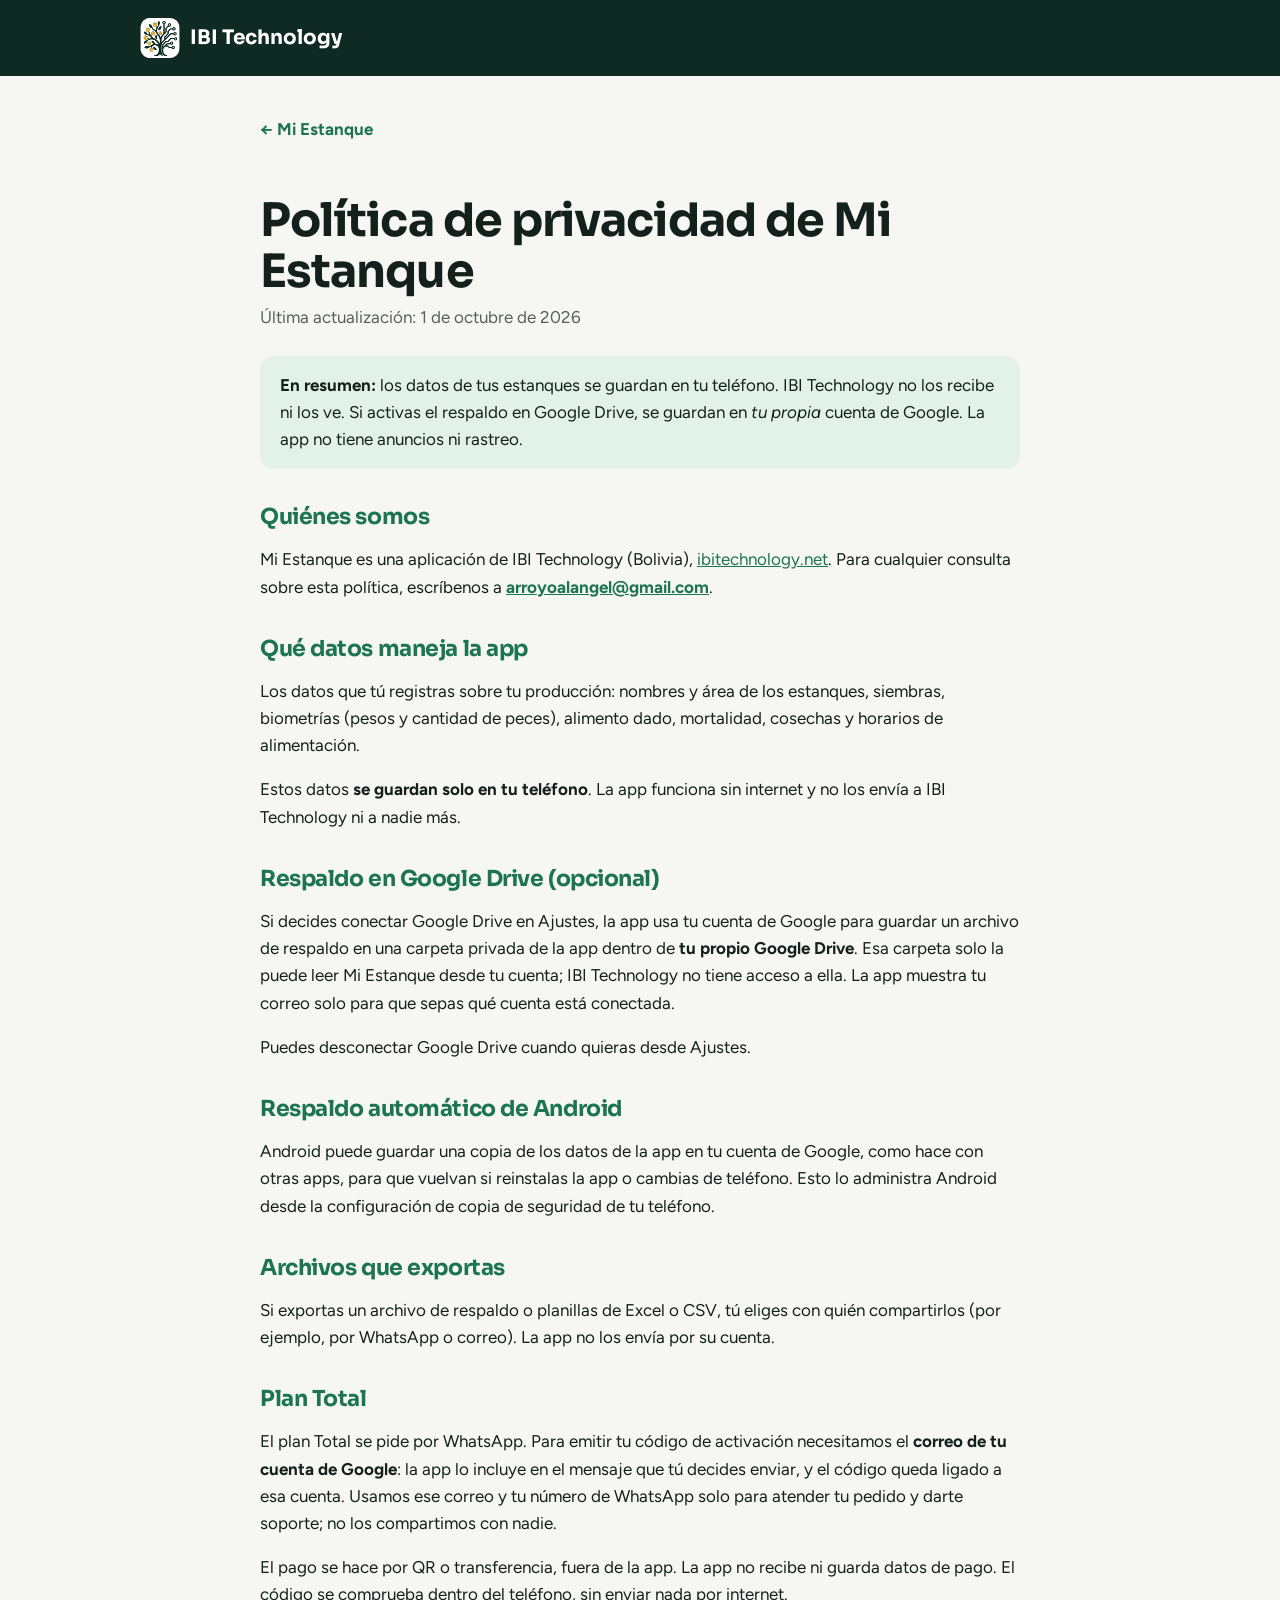
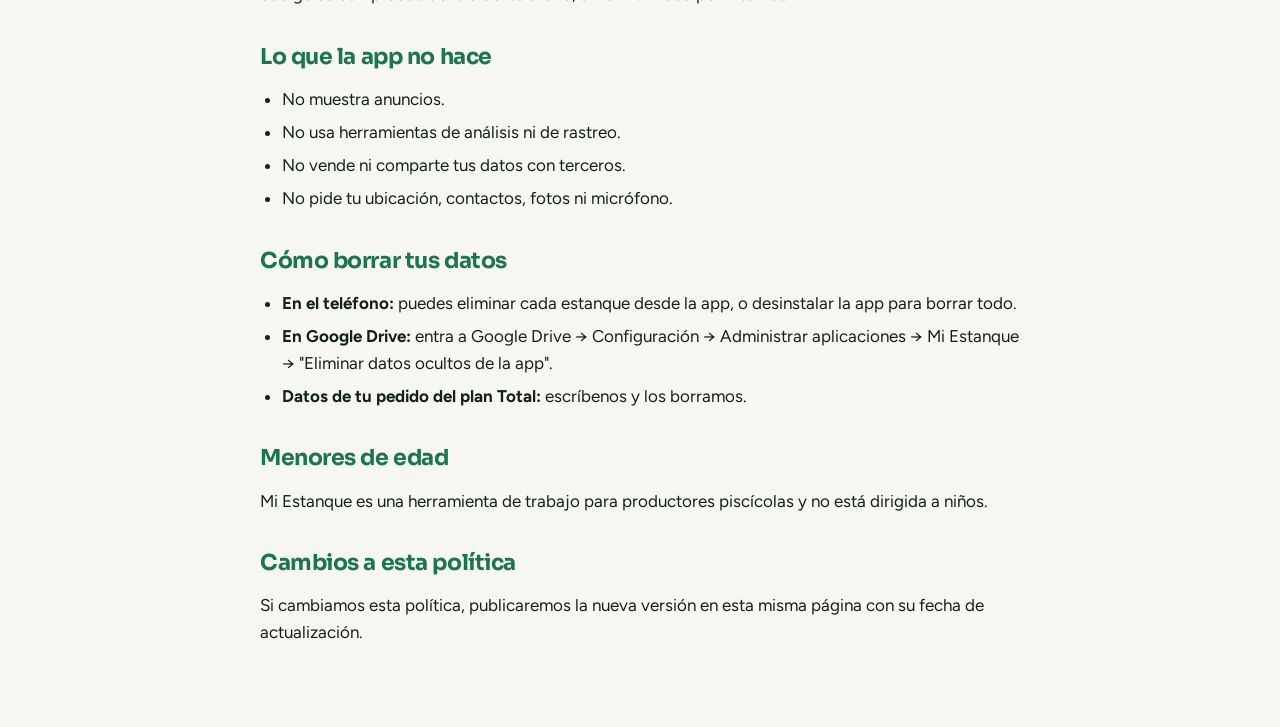
<file: mi-estanque/privacidad/index.html>
<!doctype html>
<html lang="es">
<head>
<meta charset="utf-8">
<meta name="viewport" content="width=device-width, initial-scale=1">
<title>Política de privacidad – Mi Estanque</title>
<link rel="icon" href="../icono.png">
<link rel="preconnect" href="https://fonts.googleapis.com">
<link rel="preconnect" href="https://fonts.gstatic.com" crossorigin>
<link rel="stylesheet" href="https://fonts.googleapis.com/css2?family=Sora:wght@600;700&family=Figtree:wght@400;600;700&family=JetBrains+Mono:wght@500&display=swap">
<link rel="stylesheet" href="../../estilos.css">
</head>
<body>

<header class="topbar">
  <div class="wrap">
    <a class="brand" href="../../"><img class="brand-mark" src="/marca/IBI-icono-invertido.svg" alt="" width="512" height="512">IBI Technology</a>
  </div>
</header>

<main class="page">
<div class="wrap">
<a class="back" href="../">← Mi Estanque</a>
<h1>Política de privacidad de Mi Estanque</h1>
<p class="meta">Última actualización: 1 de octubre de 2026</p>

<div class="box">
  <p><strong>En resumen:</strong> los datos de tus estanques se guardan en tu teléfono. IBI Technology no los recibe ni los ve. Si activas el respaldo en Google Drive, se guardan en <em>tu propia</em> cuenta de Google. La app no tiene anuncios ni rastreo.</p>
</div>

<h2>Quiénes somos</h2>
<p>Mi Estanque es una aplicación de IBI Technology (Bolivia), <a href="https://ibitechnology.net">ibitechnology.net</a>. Para cualquier consulta sobre esta política, escríbenos a <strong><a href="mailto:arroyoalangel@gmail.com">arroyoalangel@gmail.com</a></strong>.</p>

<h2>Qué datos maneja la app</h2>
<p>Los datos que tú registras sobre tu producción: nombres y área de los estanques, siembras, biometrías (pesos y cantidad de peces), alimento dado, mortalidad, cosechas y horarios de alimentación.</p>
<p>Estos datos <strong>se guardan solo en tu teléfono</strong>. La app funciona sin internet y no los envía a IBI Technology ni a nadie más.</p>

<h2>Respaldo en Google Drive (opcional)</h2>
<p>Si decides conectar Google Drive en Ajustes, la app usa tu cuenta de Google para guardar un archivo de respaldo en una carpeta privada de la app dentro de <strong>tu propio Google Drive</strong>. Esa carpeta solo la puede leer Mi Estanque desde tu cuenta; IBI Technology no tiene acceso a ella. La app muestra tu correo solo para que sepas qué cuenta está conectada.</p>
<p>Puedes desconectar Google Drive cuando quieras desde Ajustes.</p>

<h2>Respaldo automático de Android</h2>
<p>Android puede guardar una copia de los datos de la app en tu cuenta de Google, como hace con otras apps, para que vuelvan si reinstalas la app o cambias de teléfono. Esto lo administra Android desde la configuración de copia de seguridad de tu teléfono.</p>

<h2>Archivos que exportas</h2>
<p>Si exportas un archivo de respaldo o planillas de Excel o CSV, tú eliges con quién compartirlos (por ejemplo, por WhatsApp o correo). La app no los envía por su cuenta.</p>

<h2>Plan Total</h2>
<p>El plan Total se pide por WhatsApp. Para emitir tu código de activación necesitamos el <strong>correo de tu cuenta de Google</strong>: la app lo incluye en el mensaje que tú decides enviar, y el código queda ligado a esa cuenta. Usamos ese correo y tu número de WhatsApp solo para atender tu pedido y darte soporte; no los compartimos con nadie.</p>
<p>El pago se hace por QR o transferencia, fuera de la app. La app no recibe ni guarda datos de pago. El código se comprueba dentro del teléfono, sin enviar nada por internet.</p>

<h2>Lo que la app no hace</h2>
<ul>
  <li>No muestra anuncios.</li>
  <li>No usa herramientas de análisis ni de rastreo.</li>
  <li>No vende ni comparte tus datos con terceros.</li>
  <li>No pide tu ubicación, contactos, fotos ni micrófono.</li>
</ul>

<h2>Cómo borrar tus datos</h2>
<ul>
  <li><strong>En el teléfono:</strong> puedes eliminar cada estanque desde la app, o desinstalar la app para borrar todo.</li>
  <li><strong>En Google Drive:</strong> entra a Google Drive → Configuración → Administrar aplicaciones → Mi Estanque → "Eliminar datos ocultos de la app".</li>
  <li><strong>Datos de tu pedido del plan Total:</strong> escríbenos y los borramos.</li>
</ul>

<h2>Menores de edad</h2>
<p>Mi Estanque es una herramienta de trabajo para productores piscícolas y no está dirigida a niños.</p>

<h2>Cambios a esta política</h2>
<p>Si cambiamos esta política, publicaremos la nueva versión en esta misma página con su fecha de actualización.</p>
</div>
</main>

</body>
</html>
</file>
<file: estilos.css>
/* IBI Technology — estilos compartidos.
   Colores y letras del manual de marca "monte y tajibo" (artifact IBI Technology, v2). */
:root {
  --noche: #0F2A22;        /* noche: encabezado, hero, pie */
  --ink: #14201B;          /* tinta */
  --muted: #55615A;        /* tinta-suave */
  --primary: #1C7451;      /* monte: botones, enlaces */
  --primary-dark: #155A3E; /* monte al pasar el mouse */
  --soft: #E2F2E8;         /* monte-suave */
  --soft-ink: #1C7451;     /* texto sobre monte-suave */
  --aqua: #5CC69A;         /* monte-vivo: acentos sobre noche */
  --tajibo: #F2B705;       /* tajibo: un acento por pantalla */
  --sobre-tajibo: #0F2A22;
  --tajibo-suave: #FDF1C7;
  --tajibo-texto: #7A5600;
  --ground: #F6F7F2;       /* fondo */
  --sunken: #EEF1E9;       /* superficie-hundida */
  --card: #FFFFFF;         /* superficie */
  --line: #E2E6DD;         /* linea */
  --line-strong: #8A968F;  /* linea-fuerte */
  --on-dark: #C3D1C9;      /* texto secundario sobre noche */
  --title: "Sora", "Segoe UI", system-ui, sans-serif;
  --text: "Figtree", "Segoe UI", system-ui, -apple-system, Roboto, sans-serif;
}

* { box-sizing: border-box; }
html { scroll-behavior: smooth; }
body {
  margin: 0;
  background: var(--ground);
  color: var(--ink);
  font: 17px/1.6 var(--text);
  -webkit-font-smoothing: antialiased;
}
img { max-width: 100%; display: block; }
a { color: var(--primary); }
a:hover { color: var(--primary-dark); }
h1, h2, h3 { font-family: var(--title); line-height: 1.1; letter-spacing: -0.02em; }

.wrap { max-width: 1040px; margin: 0 auto; padding: 0 20px; }

/* Barra superior */
.topbar { background: var(--noche); color: #fff; }
.topbar .wrap { display: flex; align-items: center; justify-content: space-between; gap: 16px; padding-top: 18px; padding-bottom: 18px; }
.brand { display: flex; align-items: center; gap: 10px; color: #fff; text-decoration: none; font-family: var(--title); font-weight: 700; font-size: 20px; }
.brand:hover { color: #fff; }
.brand-mark { width: 40px; height: 40px; display: block; flex-shrink: 0; }
.nav { display: flex; gap: 22px; }
.nav a { color: var(--on-dark); text-decoration: none; font-size: 16px; }
.nav a:hover { color: #fff; }
@media (max-width: 640px) { .nav { display: none; } }

/* Portada */
.hero { background: var(--noche); color: #fff; padding: 56px 0 80px; }
.hero-grid { display: grid; grid-template-columns: 1fr auto; align-items: center; gap: 48px; }
.phone { width: 280px; border-radius: 32px; box-shadow: 0 24px 60px rgba(0, 0, 0, 0.35); }
/* Teléfono del inicio: pasa por capturas de las apps (6 × 4 s) */
.phone-stack { position: relative; aspect-ratio: 1 / 2; overflow: hidden; background: #fff; }
.phone-stack img { position: absolute; inset: 0; width: 100%; height: 100%; object-fit: cover; object-position: top; opacity: 0; animation: pasar 24s infinite; }
.phone-stack img:first-child { opacity: 1; }
.phone-stack img:nth-child(2) { animation-delay: 4s; }
.phone-stack img:nth-child(3) { animation-delay: 8s; }
.phone-stack img:nth-child(4) { animation-delay: 12s; }
.phone-stack img:nth-child(5) { animation-delay: 16s; }
.phone-stack img:nth-child(6) { animation-delay: 20s; }
@keyframes pasar {
  0% { opacity: 0; transform: translateX(28px); }
  4% { opacity: 1; transform: none; }
  16.7% { opacity: 1; transform: none; }
  20.7% { opacity: 0; transform: translateX(-28px); }
  100% { opacity: 0; transform: translateX(-28px); }
}
@media (prefers-reduced-motion: reduce) {
  .phone-stack img { animation: none; }
}
@media (max-width: 760px) {
  .hero-grid { grid-template-columns: 1fr; }
  .hero .phone { display: none; }
}
.eyebrow { display: inline-block; font-size: 14px; font-weight: 700; letter-spacing: 0.08em; text-transform: uppercase; color: var(--aqua); margin: 0 0 16px; }
.hero h1 { margin: 0; font-size: clamp(38px, 7vw, 64px); max-width: 15ch; }
.hero p { margin: 20px 0 0; font-size: clamp(18px, 2.4vw, 21px); color: var(--on-dark); max-width: 46ch; }
.actions { display: flex; flex-wrap: wrap; gap: 12px; margin-top: 32px; }
.btn { display: inline-flex; align-items: center; gap: 8px; min-height: 52px; padding: 0 24px; border-radius: 14px; font-weight: 700; text-decoration: none; font-size: 17px; }
.btn-light { background: var(--tajibo); color: var(--sobre-tajibo); }
.btn-light:hover { background: #F5C02A; color: var(--sobre-tajibo); }
.btn-ghost { border: 1.5px solid rgba(246, 247, 242, 0.45); color: #fff; }
.btn-ghost:hover { border-color: var(--aqua); color: #fff; }
.btn-primary { background: var(--primary); color: #fff; }
.btn-primary:hover { background: var(--primary-dark); color: #fff; }
.btn-outline { border: 1.5px solid var(--primary); color: var(--primary); }

/* Secciones */
section { padding: 64px 0; }
section + section { padding-top: 0; }
.section-head { margin-bottom: 28px; }
.section-head h2 { margin: 0; font-size: clamp(28px, 4vw, 36px); }
.section-head p { margin: 8px 0 0; color: var(--muted); max-width: 60ch; }

/* App destacada */
.feature { display: grid; grid-template-columns: 1fr 1fr; background: var(--card); border: 1px solid var(--line); border-radius: 24px; overflow: hidden; }
.feature-art { background: #10202F; display: grid; place-items: center; }
.feature-art img { width: 100%; height: auto; }
.feature-body { padding: 32px; }
.app-title { display: flex; align-items: center; gap: 14px; margin-bottom: 12px; }
.app-title img { width: 56px; height: 56px; border-radius: 14px; }
.app-title h3 { margin: 0; font-size: 28px; }
.app-title span { color: var(--muted); font-size: 15px; }
.chips { display: flex; flex-wrap: wrap; gap: 8px; margin: 16px 0 24px; padding: 0; list-style: none; }
.chips li { background: var(--soft); color: var(--soft-ink); border-radius: 999px; padding: 4px 12px; font-size: 15px; }
.app-links { margin: 16px 0 0; font-size: 15px; }
@media (max-width: 760px) {
  .feature { grid-template-columns: 1fr; }
  .feature-body { padding: 24px; }
}

.soon { margin-top: 16px; border: 1.5px dashed var(--line-strong); border-radius: 20px; padding: 20px 24px; color: var(--muted); }
.soon strong { color: var(--ink); }

/* Próximamente: tarjetas deshabilitadas */
.soon-title { margin: 40px 0 16px; font-size: 22px; color: var(--muted); }
.soon-grid { display: grid; grid-template-columns: repeat(auto-fit, minmax(280px, 1fr)); gap: 16px; }
.soon-card { background: var(--sunken); border: 1.5px dashed var(--line-strong); border-radius: 20px; padding: 24px; color: var(--muted); cursor: not-allowed; user-select: none; }
.soon-head { display: flex; align-items: center; gap: 14px; margin-bottom: 12px; }
.soon-head h4 { margin: 0; font-family: var(--title); font-size: 22px; color: #34413A; }
.soon-head span { font-size: 15px; }
.soon-icon { width: 52px; height: 52px; border-radius: 14px; background: var(--line); color: var(--muted); display: grid; place-items: center; flex-shrink: 0; }
.soon-icon svg { width: 28px; height: 28px; }
.soon-badge { margin-left: auto; align-self: flex-start; background: #fff; border: 1px solid var(--line-strong); border-radius: 999px; padding: 2px 10px; font-size: 13px !important; font-weight: 700; white-space: nowrap; }
.soon-card p { margin: 0; font-size: 16px; }
.soon-card .chips { margin: 14px 0 0; }
.soon-card .chips li { background: var(--line); color: var(--muted); }
.soon-note { margin: 16px 0 0; color: var(--muted); }

/* Tarjetas */
.grid { display: grid; grid-template-columns: repeat(auto-fit, minmax(220px, 1fr)); gap: 16px; }
.card { background: var(--card); border: 1px solid var(--line); border-radius: 20px; padding: 24px; }
.card h3 { margin: 12px 0 6px; font-size: 20px; }
.card p { margin: 0; color: var(--muted); font-size: 16px; }
.icon { width: 44px; height: 44px; border-radius: 12px; background: var(--soft); color: var(--primary); display: grid; place-items: center; }
.icon svg { width: 24px; height: 24px; }

/* Fotos del trabajo de campo (página de Mi Estanque) */
.hero-foto { background: linear-gradient(rgba(15, 34, 51, 0.82), rgba(15, 34, 51, 0.82)), url("mi-estanque/fotos/estanques-aereo.jpg") center 40% / cover; }
.card-foto { padding-top: 0; overflow: hidden; }
.card-foto img { display: block; width: calc(100% + 48px); max-width: none; margin: 0 -24px 16px; aspect-ratio: 4 / 3; object-fit: cover; object-position: center 30%; }
/* Foto grande a la izquierda y 4 chicas en 2×2; todas cortadas a la misma grilla */
.campo { display: grid; grid-template-columns: 2fr 1fr 1fr; grid-template-rows: 260px 260px; gap: 16px; }
.campo figure { position: relative; margin: 0; border-radius: 20px; overflow: hidden; }
.campo-grande { grid-row: 1 / 3; }
.campo img { width: 100%; height: 100%; object-fit: cover; }
.campo figcaption { position: absolute; left: 12px; bottom: 12px; right: 12px; width: fit-content; max-width: calc(100% - 24px); background: rgba(15, 34, 51, 0.82); color: #fff; font-size: 14px; font-weight: 700; padding: 4px 12px; border-radius: 999px; }
@media (max-width: 760px) {
  .campo { grid-template-columns: 1fr 1fr; grid-template-rows: 260px 160px 160px; gap: 12px; }
  .campo-grande { grid-column: 1 / -1; grid-row: auto; }
}

/* Pasos, capturas y planes (página de la app) */
.step { display: inline-grid; place-items: center; width: 40px; height: 40px; border-radius: 50%; background: var(--soft); color: var(--primary); font-family: var(--title); font-weight: 800; font-size: 20px; }
.card-dark { background: var(--primary); border-color: var(--primary); }
.card-dark h3 { color: #fff; }
.card-dark p { color: var(--soft); }
.card-dark .step { background: var(--aqua); color: var(--ink); }
.note { margin: 20px 0 0; color: var(--muted); }
.shots { display: grid; grid-template-columns: repeat(4, 1fr); gap: 20px; }
.shots figure { margin: 0; text-align: center; }
.shots img { width: 100%; border-radius: 24px; border: 1px solid var(--line); }
.shots figcaption { margin-top: 10px; font-weight: 700; color: var(--primary); }
@media (max-width: 760px) {
  .shots { grid-template-columns: repeat(4, 64%); overflow-x: auto; scroll-snap-type: x mandatory; padding-bottom: 8px; }
  .shots figure { scroll-snap-align: start; }
}
.plan .price { font-family: var(--title); font-size: 44px; font-weight: 700; color: var(--primary); margin: 4px 0 8px; }
.plan-main { border: 2px solid var(--primary); }
.tag { display: inline-block; background: var(--tajibo-suave); color: var(--tajibo-texto); border-radius: 999px; padding: 2px 12px; font-size: 14px; font-weight: 700; margin-bottom: 8px; }

/* Tarjeta de app: fondo oscuro con dos brillos, texto a la izquierda y abanico de pantallas a la derecha.
   Cada app pone sus colores: --bg (fondo), --g1 y --g2 (brillos), --suave (texto secundario). */
.feature-app { position: relative; background: var(--bg); border-color: var(--bg); color: #fff; }
.feature-app::before, .feature-app::after { content: ""; position: absolute; border-radius: 50%; filter: blur(70px); opacity: .35; pointer-events: none; }
.feature-app::before { width: 320px; height: 320px; background: var(--g1); top: -140px; right: -80px; }
.feature-app::after { width: 280px; height: 280px; background: var(--g2); bottom: -150px; left: -60px; }
.feature-app > * { position: relative; z-index: 1; }
.feature-app .app-title span, .feature-app p { color: var(--suave); }
.feature-app .app-title h3 { color: #fff; }
.feature-app .app-links a { color: var(--suave); }
.feature-app .app-links a:hover { color: #fff; }
.feature-app .btn-ghost:hover { border-color: var(--g1); }
.app-subtitulo { margin: 8px 0 0; font-size: clamp(22px, 2.6vw, 28px); color: #fff; }

/* YaYa Driver: azul marino, naranja y los colores de cada servicio (manual de marca de YaYa) */
.feature-yaya { --bg: #1B2A47; --g1: #F56300; --g2: #2563EB; --suave: #C7D2E3; }
/* Mi Estanque: el azul noche de su gráfico, el verde agua de los peces y el tajibo */
.feature-estanque { --bg: #10202F; --g1: #5CC69A; --g2: #F2B705; --suave: #BFD3D0; }
.estanque-chips li { background: rgba(92, 198, 154, .16); color: #9FE3C4; font-weight: 700; }
.btn-estanque { background: #5CC69A; color: #0F2A22; }
.btn-estanque:hover { background: #7AD6AE; color: #0F2A22; }
.app-title .yaya-marca { display: flex; align-items: center; gap: 3px; margin-bottom: 2px; }
.yaya-marca svg { width: 22px; height: 25px; flex-shrink: 0; }
.app-title .yaya-logo, .app-title .yaya-logo span { font: italic 900 34px/1 "Nunito", system-ui, sans-serif; letter-spacing: -2px; color: #fff; }
.yaya-logo b { color: #F56300; font-weight: 900; }
.yaya-chips li { background: var(--c); color: #fff; font-weight: 700; }
.btn-yaya { background: #F56300; color: #fff; }
.btn-yaya:hover { background: #DC5800; color: #fff; }
/* Abanico de pantallas (como en "Así se ve" de la página de YaYa Driver) */
.abanico { display: flex; justify-content: center; align-items: flex-end; padding: 40px 24px 0; overflow: hidden; }
.abanico img { --r: calc((var(--k) - 1) * 8deg); width: 34%; height: auto; align-self: flex-end; margin: 0 -18px; rotate: var(--r); translate: 0 calc(var(--k) * (2 - var(--k)) * -22px + 26px); border-radius: 22px; border: 5px solid #0B1220; background: #0B1220; box-shadow: 0 24px 40px -14px rgba(0, 0, 0, .6); transform-origin: 50% 100%; transition: transform .4s ease; }
.abanico img:nth-child(2) { z-index: 2; width: 38%; }
.feature-app:hover .abanico img { transform: translateY(-8px); }
.feature-app:hover .abanico img:nth-child(2) { transform: translateY(-16px) scale(1.03); }
@media (prefers-reduced-motion: reduce) { .abanico img { transition: none; } }

/* Equipo */
.person { display: flex; gap: 16px; align-items: center; }
.avatar { width: 64px; height: 64px; border-radius: 50%; background: var(--noche); color: var(--aqua); display: grid; place-items: center; font-family: var(--title); font-weight: 700; font-size: 22px; flex-shrink: 0; }
.person h3 { margin: 0; }
.person p { margin: 2px 0 0; }

/* Contacto */
.contact { background: var(--primary); color: #fff; border-radius: 24px; padding: 40px 32px; display: flex; flex-wrap: wrap; align-items: center; justify-content: space-between; gap: 24px; }
.contact h2 { margin: 0; font-size: clamp(26px, 4vw, 34px); }
.contact p { margin: 8px 0 0; color: #D2EADD; }

footer { padding: 32px 0 48px; color: var(--muted); font-size: 15px; }
footer .wrap { display: flex; flex-wrap: wrap; gap: 8px 24px; justify-content: space-between; }

/* Páginas de texto (app y privacidad) */
.page { padding: 40px 0 64px; }
.page .wrap { max-width: 800px; }
.back { display: inline-block; margin-bottom: 24px; font-weight: 700; text-decoration: none; }
.page h1 { font-size: clamp(32px, 6vw, 46px); margin: 28px 0 8px; }
.page h2 { font-size: 22px; margin: 36px 0 8px; color: var(--primary); }
.lead { font-size: 19px; color: var(--muted); margin: 0 0 24px; }
.page ul { padding-left: 22px; }
.page li { margin: 6px 0; }
.box { background: var(--soft); border-radius: 14px; padding: 16px 20px; margin: 24px 0; }
.box p { margin: 0; }
.banner { border-radius: 20px; overflow: hidden; }
.meta { color: var(--muted); margin: 0 0 24px; }

/* ===== Parte baja de la portada: menos blanco, más monte ===== */
.kicker { display: inline-block; font: 700 13px/1 var(--text); letter-spacing: .14em; text-transform: uppercase; color: var(--aqua); margin-bottom: 12px; }
.kicker-oscuro { color: var(--primary); }

/* Próximamente: tarjetas con color propio, todavía "apagadas" con borde punteado */
.soon-card { position: relative; overflow: hidden; background: var(--bg); border-color: rgba(255, 255, 255, .28); color: var(--suave); }
.soon-card::before { content: ""; position: absolute; width: 260px; height: 260px; right: -80px; top: -110px; border-radius: 50%; background: var(--g1); opacity: .35; filter: blur(60px); }
.soon-card > * { position: relative; }
.soon-pina { --bg: #2E2A12; --g1: #F2B705; --suave: #E3DAB4; --chip: rgba(242, 183, 5, .18); --chip-ink: #F6D46A; }
.soon-gerico { --bg: #1E2B1A; --g1: #8CC63F; --suave: #CBD8C2; --chip: rgba(140, 198, 63, .18); --chip-ink: #B9E07F; }
.soon-card .soon-head h4 { color: #fff; }
.soon-card .soon-icon { background: rgba(255, 255, 255, .1); color: var(--chip-ink); }
.soon-card .chips li { background: var(--chip); color: var(--chip-ink); font-weight: 700; }
.soon-card .soon-badge { background: rgba(255, 255, 255, .1); border-color: rgba(255, 255, 255, .3); color: #fff; }

/* Cómo trabajamos: pasos sobre una línea */
section.como-banda { padding-top: 40px !important; }
.pasos { list-style: none; margin: 8px 0 0; padding: 0; display: grid; grid-template-columns: repeat(4, 1fr); gap: 24px; position: relative; counter-reset: paso; }
.pasos::before { content: ""; position: absolute; top: 32px; left: 32px; right: 21%; border-top: 2px dashed var(--line-strong); opacity: .5; }
.pasos li { position: relative; counter-increment: paso; }
.paso-icono { position: relative; width: 64px; height: 64px; border-radius: 50%; background: var(--primary); color: #fff; display: grid; place-items: center; box-shadow: 0 0 0 8px var(--ground), 0 14px 28px -10px rgba(28, 116, 81, .6); transition: transform .3s ease, background .3s ease; }
.paso-icono svg { width: 28px; height: 28px; }
.paso-icono::after { content: counter(paso); position: absolute; top: -6px; right: -6px; width: 24px; height: 24px; border-radius: 50%; background: var(--tajibo); color: var(--sobre-tajibo); font: 800 13px/24px var(--title); text-align: center; }
.pasos li:hover .paso-icono { transform: translateY(-4px); background: var(--noche); }
.pasos h3 { margin: 20px 0 6px; font-size: 21px; }
.pasos p { margin: 0; color: var(--muted); font-size: 16px; }
@media (max-width: 760px) {
  .pasos { grid-template-columns: 1fr; gap: 20px; }
  .pasos::before { top: 32px; bottom: 32px; left: 31px; right: auto; border-top: 0; border-left: 2px dashed var(--line-strong); }
  .pasos li { display: grid; grid-template-columns: 64px 1fr; column-gap: 18px; }
  .pasos .paso-icono { grid-row: span 2; }
  .pasos h3 { margin: 4px 0 2px; }
}

/* Servicios en banda oscura */
section.banda-noche { position: relative; overflow: hidden; background: var(--noche); color: #fff; padding: 88px 0 !important; margin-top: 24px; }
.banda-noche::before, .banda-noche::after { content: ""; position: absolute; border-radius: 50%; filter: blur(90px); opacity: .28; }
.banda-noche::before { width: 460px; height: 460px; right: -120px; top: -160px; background: var(--aqua); }
.banda-noche::after { width: 380px; height: 380px; left: -140px; bottom: -180px; background: var(--tajibo); opacity: .18; }
.banda-noche .wrap { position: relative; z-index: 1; }
.banda-noche .section-head p { color: var(--on-dark); }
.servicio { position: relative; background: rgba(255, 255, 255, .05); border: 1px solid rgba(255, 255, 255, .12); color: #fff; transition: transform .3s ease, border-color .3s ease, background .3s ease; }
.servicio:hover { transform: translateY(-6px); border-color: var(--aqua); background: rgba(92, 198, 154, .08); }
.servicio h3 { color: #fff; }
.servicio p { color: var(--on-dark); }
.servicio .icon { background: rgba(92, 198, 154, .16); color: var(--aqua); }
.servicio .num { position: absolute; top: 18px; right: 20px; font: 800 30px/1 var(--title); color: rgba(255, 255, 255, .1); }

/* Equipo con foto */
section.banda-equipo { padding: 88px 0 !important; background: linear-gradient(180deg, var(--soft), var(--ground)); }
.equipo-layout { display: grid; grid-template-columns: 1.05fr 1fr; gap: 40px; align-items: center; }
.personas { display: grid; gap: 14px; }
.personas .person { border-left: 4px solid var(--primary); }
.personas .person:nth-child(2) { border-left-color: var(--tajibo); }
.avatar-tajibo { color: var(--tajibo); }
.equipo-foto { position: relative; margin: 0; border-radius: 24px; overflow: hidden; box-shadow: 0 30px 60px -24px rgba(15, 42, 34, .5); rotate: 1.5deg; }
.equipo-foto img { width: 100%; aspect-ratio: 4 / 3.4; object-fit: cover; }
.equipo-foto figcaption { position: absolute; left: 16px; bottom: 16px; background: var(--tajibo); color: var(--sobre-tajibo); font-weight: 700; font-size: 14px; padding: 6px 12px; border-radius: 999px; }
@media (max-width: 860px) { .equipo-layout { grid-template-columns: 1fr; } .equipo-foto { rotate: 0deg; } }

/* Contacto con foto aérea de fondo */
#contacto { padding: 0 0 72px !important; background: var(--ground); }
.contact { position: relative; overflow: hidden; padding: 64px 48px; background: linear-gradient(100deg, rgba(15, 42, 34, .96) 35%, rgba(28, 116, 81, .7)), url("mi-estanque/fotos/estanques-aereo.jpg") center / cover; }
.contact h2 { font-size: clamp(30px, 4.6vw, 44px); }
@media (max-width: 600px) { .contact { padding: 40px 24px; } }

/* Pie oscuro */
footer { background: var(--noche); color: var(--on-dark); padding: 40px 0; }
footer .wrap { align-items: center; }
.pie-links { display: flex; flex-wrap: wrap; gap: 8px 22px; }
.pie-links a { color: #fff; text-decoration: none; font-weight: 600; }
.pie-links a:hover { color: var(--aqua); }
.pie-legal { flex-basis: 100%; font-size: 14px; border-top: 1px solid rgba(255, 255, 255, .12); padding-top: 16px; margin-top: 8px; }
.personas-titulo { margin: 0 0 12px; font: 700 13px/1 var(--text); letter-spacing: .14em; text-transform: uppercase; color: var(--muted); }
</file>
